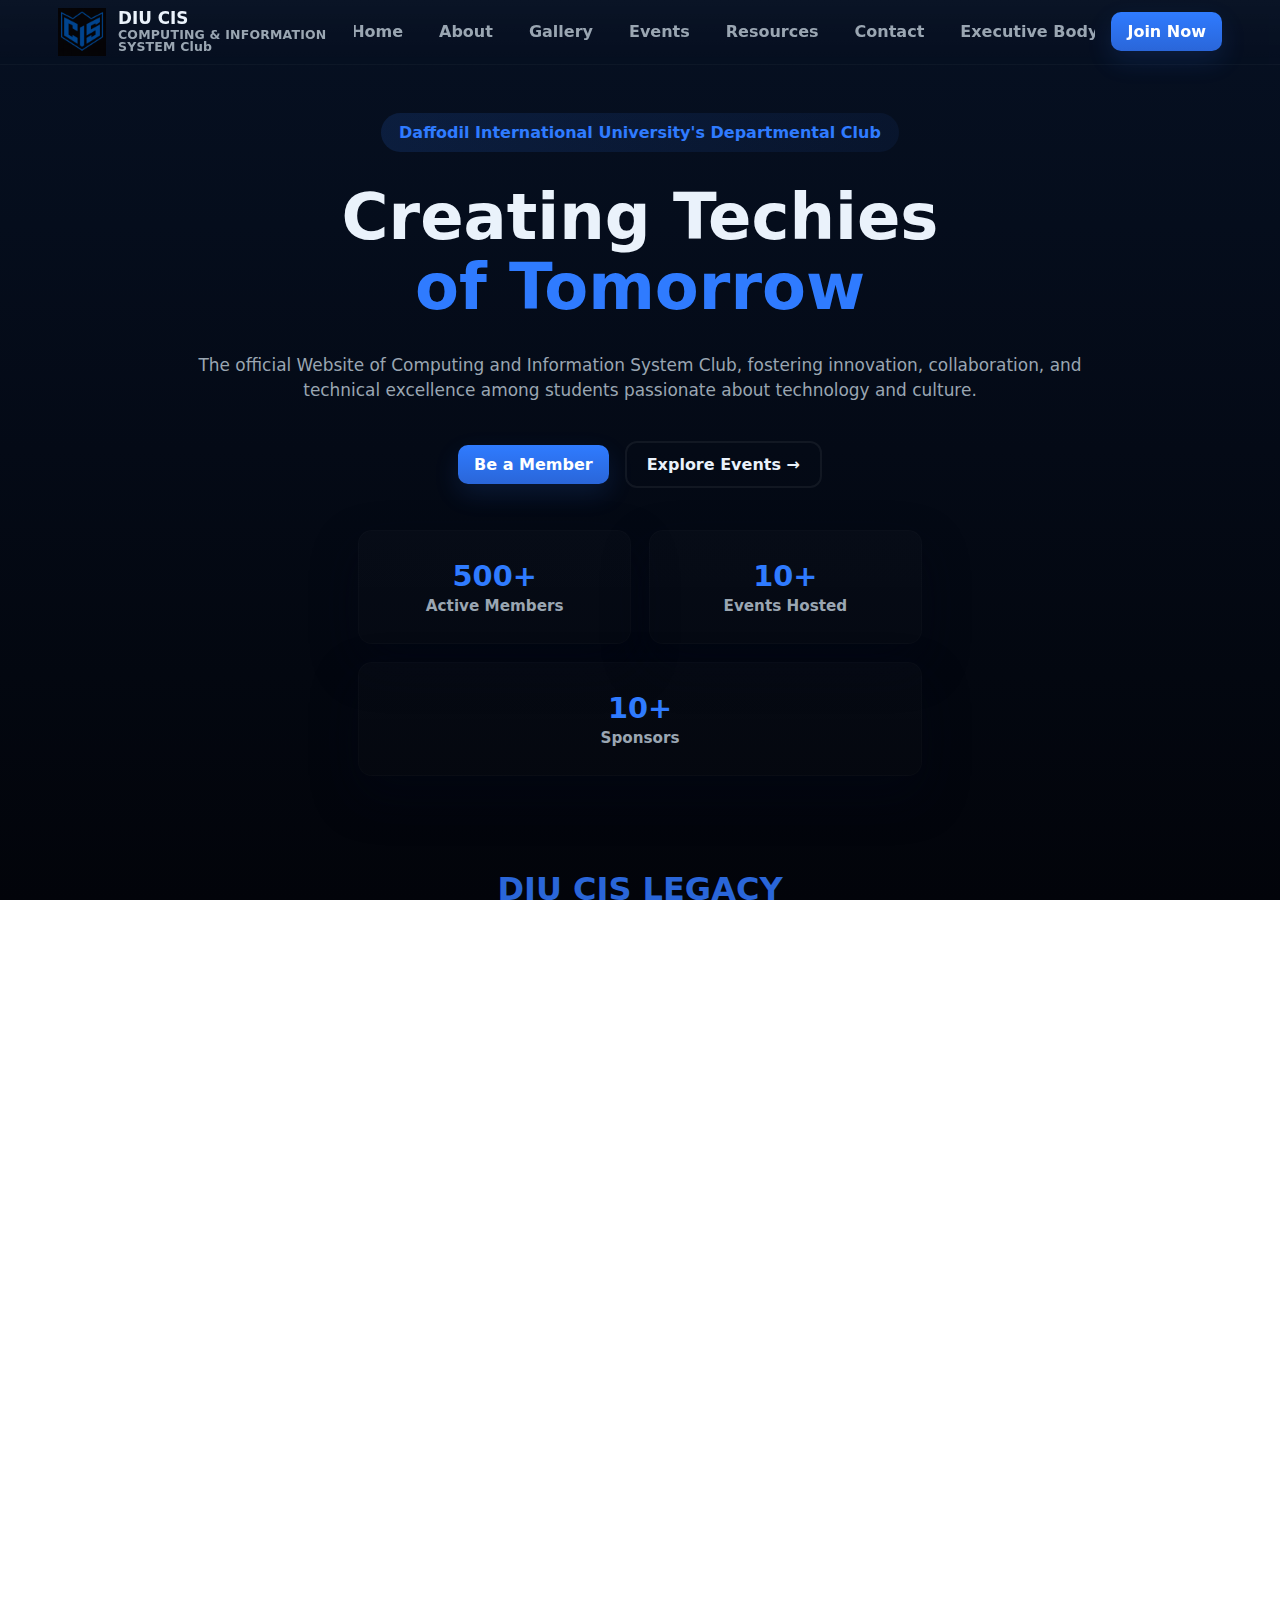
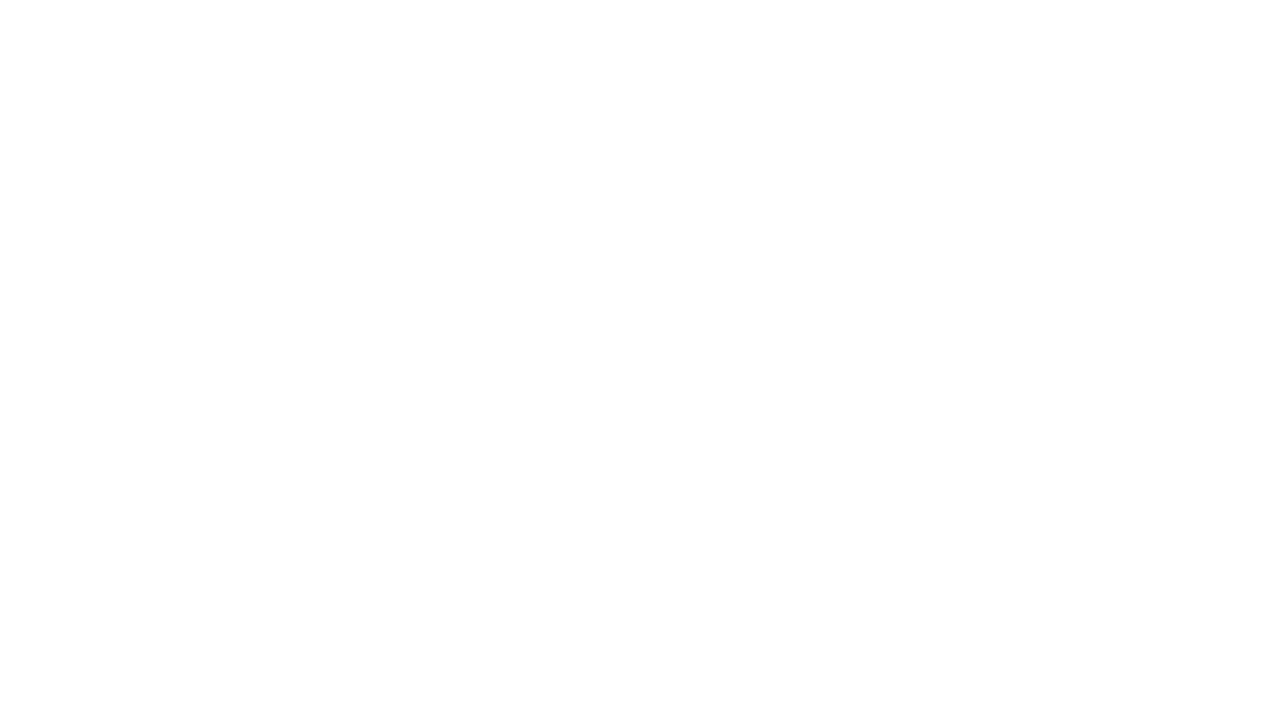
<file: index.html>
<!doctype html>
<html lang="en">
<head>
<meta charset="utf-8" />
<meta name="viewport" content="width=device-width,initial-scale=1" />
<title>DIU CIS-home</title>
<link rel="icon" href="image/logos/bluelog.png">
 
<link rel="stylesheet" href="style.css" />

<!-- CRITICAL FIX: Force navbar to be horizontal -->
<style>
/* Override any conflicting styles - force horizontal navbar */
.navbar {
  display: block !important;
  width: 100% !important;
}

.navbar .wrap,
.navbar .nav-wrapper,
.wrap.nav-wrapper {
  display: flex !important;
  flex-direction: row !important;
  align-items: center !important;
  justify-content: space-between !important;
  gap: 16px !important;
  width: 100% !important;
  flex-wrap: nowrap !important;
  max-width: 1200px;
  margin: 0 auto !important;
  padding: 0 18px !important;
}

.navbar .brand {
  display: flex !important;
  flex-direction: row !important;
  align-items: center !important;
  gap: 12px !important;
  flex-shrink: 0 !important;
  min-width: 0 !important;
  max-width: 280px !important;
}

.navbar .links {
  display: flex !important;
  flex-direction: row !important;
  align-items: center !important;
  gap: 12px !important;
  flex-grow: 1 !important;
  flex-shrink: 1 !important;
  justify-content: center !important;
  overflow-x: auto !important;
  min-width: 0 !important;
}

.navbar .links::-webkit-scrollbar {
  display: none;
}

.navbar .cta {
  display: flex !important;
  flex-shrink: 0 !important;
}

/* Responsive: hide nav links on small screens */
@media (max-width: 768px) {
  .navbar .links a:nth-child(n+5) {
    display: none;
  }
}

@media (max-width: 560px) {
  .navbar .links {
    display: none !important;
  }
  
  .navbar .brand .sub {
    display: none;
  }
  
  .navbar .brand {
    max-width: 60%;
  }
}
</style>

</head>
<body>


  <!-- Navbar -->
  <header class="navbar">
    <div class="wrap nav-wrapper">
      <a class="brand" href="home.html">
         <div class="logo" aria-hidden="true">
            <img src="image/logos/bluelog.png" alt="DIU CIS Logo" width="32" height="32">
</div>

        <div class="title">
          <span class="main">DIU CIS</span>
          <span class="sub">COMPUTING &amp; INFORMATION SYSTEM Club</span>
        </div>
      </a>

      <nav class="links" aria-label="Primary navigation">
        <a href="index.html">Home</a>
        <a href="about.html">About</a>
        <a href="gallery.html">Gallery</a>
        <a href="events.html">Events</a>
        <a href="resources.html">Resources</a>
        <a href="contact.html">Contact</a>
        <a href="Executives.html">Executive Body</a>
      </nav>

      <div class="cta">
        <a class="btn-primary" href="register.html">Join Now</a>
      </div>
    </div>
  </header>

  <main class="wrap">
    <!-- HERO -->
    <section class="hero" id="home" role="region" aria-label="Intro">
      <span class="badge">Daffodil International University's Departmental Club</span>
      <h1 class="title">Creating Techies<br><span class="blue">of Tomorrow</span></h1>
      <p class="lead">The official Website of Computing and Information System Club, fostering innovation, collaboration, and technical excellence among students passionate about technology and culture.</p>

      <div class="hero-cta">
        <a class="btn-primary" href="register.html">Be a Member</a>
        <a class="btn-outline" href="events.html">Explore Events →</a>
      </div>

      <div class="stats" role="list" aria-label="Club stats">
        <div class="stat" role="listitem"><strong>500+</strong><span>Active Members</span></div>
        <div class="stat" role="listitem"><strong>10+</strong><span>Events Hosted</span></div>
        <div class="stat" role="listitem"><strong>10+</strong><span>Sponsors</span></div>
      </div>
    </section>

    <!-- Slider section -->
    <!-- hidden targets (must be BEFORE the carousel so :target ~ .carousel-wrap works) -->
    <div class="targets" aria-hidden="true">
      <div id="s1"></div>
      <div id="s2"></div>
      <div id="s3"></div>
    </div>

    <section class="section" aria-label="DIU CIS Legacy">
      <div class="center-title">
        <h1 style="color: #2a66d9;">DIU CIS LEGACY</h1>
        <p>A look back at the creativity and passion that define our club's journey.</p>
        
      </div>

      <div class="carousel-wrap" aria-roledescription="carousel" aria-label="DIU CIS photo slider">
        <!-- Prev / Next anchors: each points to a target element which triggers :target rules -->
        <a class="nav-btn left" href="#s1" title="Go to slide 1" aria-label="Go to slide 1">‹</a>
        <a class="nav-btn right" href="#s2" title="Go to slide 2" aria-label="Go to slide 2">›</a>
        

        <div class="track">
          <div class="slide" aria-hidden="false">
            <div class="photo" style="background-image:url('image/events/aifest/aiscroll.jpg');" role="img" aria-label="Photo 1 - club event"></div>
          </div>
          <div class="slide" aria-hidden="true">
            <div class="photo" style="background-image:url('image/events/aifest/aifest.jpg');" role="img" aria-label="Photo 2 - workshop"></div>
          </div>
          <div class="slide" aria-hidden="true">
            <div class="photo" style="background-image:url('image/events/alumni/al1.jpg');" role="img" aria-label="Photo 3 - team"></div>
          </div>
        </div>

        
      </div>
    </section>

    <!-- Placeholder sections to make nav links meaningful -->
    <section id="about" style="padding:40px 0">
      <h2>About DIU CIS</h2>
      <p style="color:var(--muted);max-width:900px">DIU CIS (Computing &amp; Information System Club) is the departmental club of Daffodil International University, bringing together students who are excited about tech, culture, and teamwork. We run workshops, project nights, competitions and more.</p>
      <a class="btn-outline" href="about.html">LEARN MORE ABOUT US</a>
    </section>

    <section id="events" style="padding:36px 0">
      <h2>Events</h2>
      <a class="btn-outline" href="events.html">Explore Events →</a>
      <p style="color:var(--muted)">Explore our events page to see upcoming and past activities.</p>
    </section>


    <footer class="site-footer">
  <div class="container footer-grid">
    <!-- LEFT: brand, description, socials -->
    <div class="footer-brand">
      <div class="footer-logo" aria-hidden="true">
        <img src="image/logos/bluelog.png" alt="DIU CIS Logo" width="32" height="32">
      </div>

      <div class="footer-titles">
        <div class="footer-main">DIU CIS</div>
        <div class="footer-sub">COMPUTING &amp; INFORMATION SYSTEM Club</div>
      </div>

      <p class="footer-about">
        About CIS Club – Dedicated to fostering tech leadership and innovation among CIS students. Join our journey.
      </p>

      <div class="footer-socials" aria-label="DIU CIS social links">
        <a href="https://facebook.com" target="_blank" rel="noopener" class="social" aria-label="Facebook">
          <!-- facebook icon -->
          <svg width="18" height="18" viewBox="0 0 24 24" fill="none" aria-hidden="true">
            <path d="M22 12a10 10 0 1 0-11.5 9.9v-7h-2.2v-2.9h2.2V9.1c0-2.2 1.3-3.4 3.3-3.4.95 0 1.95.17 1.95.17v2.14h-1.1c-1.1 0-1.45.69-1.45 1.4v1.68h2.5l-.4 2.9h-2.1v7A10 10 0 0 0 22 12z" fill="currentColor" opacity="0.9"/>
          </svg>
        </a>

        <a href="mailto:contact@diucis.edu" class="social" aria-label="Email">
          <!-- mail icon -->
          <svg width="18" height="18" viewBox="0 0 24 24" fill="none" aria-hidden="true">
            <path d="M3 7.5v9A2.5 2.5 0 0 0 5.5 19h13A2.5 2.5 0 0 0 21 16.5v-9A2.5 2.5 0 0 0 18.5 5h-13A2.5 2.5 0 0 0 3 7.5z" stroke="currentColor" stroke-width="1" stroke-linecap="round" stroke-linejoin="round"/>
            <path d="M21 7.5l-9 6-9-6" stroke="currentColor" stroke-width="1" stroke-linecap="round" stroke-linejoin="round"/>
          </svg>
        </a>
      </div>
    </div>

    <!-- MIDDLE: quick links only -->
    <div class="footer-links">
      <h4>Quick Links</h4>
      <ul>
        <li><a href="index.html">Home</a></li>
        <li><a href="about.html">About</a></li>
        <li><a href="gallery.html">Gallery</a></li>
        <li><a href="events.html">Events</a></li>
        <li><a href="resources.html">Resources</a></li>
        <li><a href="join.html">Join Now</a></li>
        <li><a href="contact.html">Contact</a></li>
      </ul>
    </div>

    <!-- RIGHT: keep minimal (copyright) -->
    <div class="footer-right">
      <div class="footer-cta-quote">
        Empowering students through tech innovation.
      </div>

      <div class="footer-copyright">
        © 2025 DIU CIS Club – All Rights Reserved.
      </div>
    </div>
  </div>
</footer>



  </main>
</body>
</html>
</file>
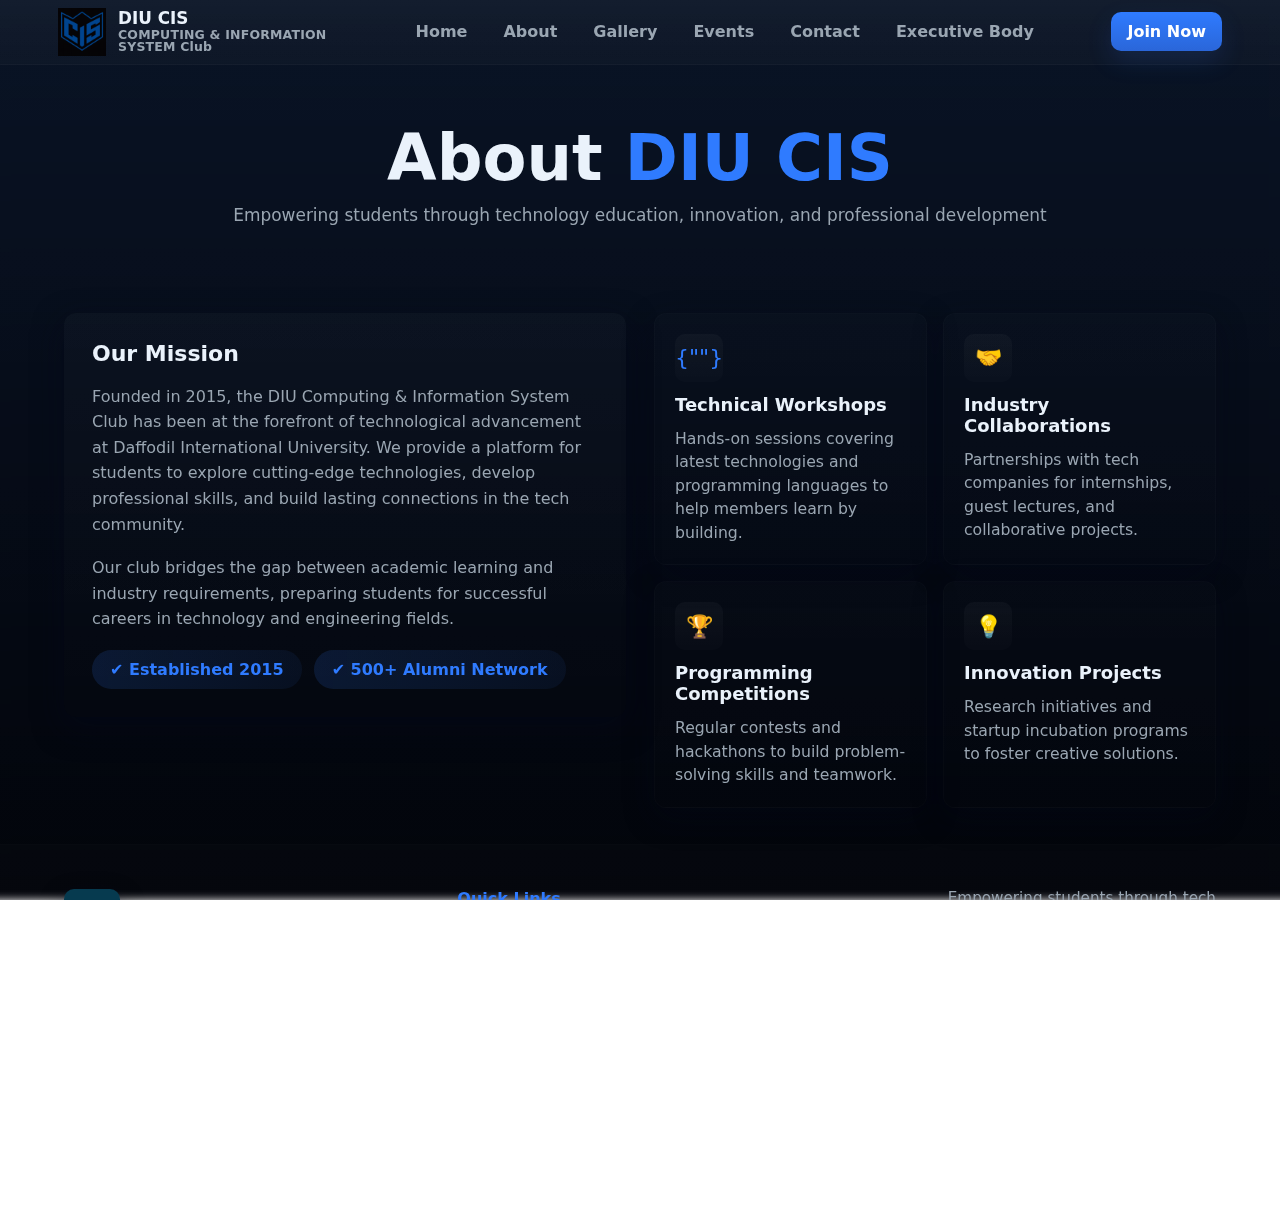
<file: about.html>
<!doctype html>
<html lang="en">
<head>
  <meta charset="utf-8" />
  <meta name="viewport" content="width=device-width,initial-scale=1" />
  <link rel="icon" href="image/logos/bluelog.png">
  <title>About DIU CIS</title>
  <link rel="stylesheet" href="style.css" />
  <style>
    .navbar {
  display: block !important;
  width: 100% !important;
}

.navbar .wrap,
.navbar .nav-wrapper,
.wrap.nav-wrapper {
  display: flex !important;
  flex-direction: row !important;
  align-items: center !important;
  justify-content: space-between !important;
  gap: 16px !important;
  width: 100% !important;
  flex-wrap: nowrap !important;
  max-width: 1200px;
  margin: 0 auto !important;
  padding: 0 18px !important;
}

.navbar .brand {
  display: flex !important;
  flex-direction: row !important;
  align-items: center !important;
  gap: 12px !important;
  flex-shrink: 0 !important;
  min-width: 0 !important;
  max-width: 280px !important;
}

.navbar .links {
  display: flex !important;
  flex-direction: row !important;
  align-items: center !important;
  gap: 12px !important;
  flex-grow: 1 !important;
  flex-shrink: 1 !important;
  justify-content: center !important;
  overflow-x: auto !important;
  min-width: 0 !important;
}

.navbar .links::-webkit-scrollbar {
  display: none;
}

.navbar .cta {
  display: flex !important;
  flex-shrink: 0 !important;
}

/* Responsive: hide nav links on small screens */
@media (max-width: 768px) {
  .navbar .links a:nth-child(n+5) {
    display: none;
  }
}

@media (max-width: 560px) {
  .navbar .links {
    display: none !important;
  }
  
  .navbar .brand .sub {
    display: none;
  }
  
  .navbar .brand {
    max-width: 60%;
  }
}
  </style>
  
    

</head>
<body>
  <!-- Header -->
  <header class="site-header">
  <!-- Navbar -->
  <header class="navbar">
    <div class="wrap" style="display:flex;align-items:center;justify-content:space-between;width:100%">
      <a class="brand" href="#">
         <div class="logo" aria-hidden="true">
            <img src="image/logos/bluelog.png" alt="DIU CIS Logo" width="32" height="32">
</div>

        <div class="title">
          <span class="main">DIU CIS</span>
          <span class="sub">COMPUTING &amp; INFORMATION SYSTEM Club</span>
        </div>
      </a>

      <nav class="links" aria-label="Primary navigation">
        <a href="index.html">Home</a>
        <a href="about.html">About</a>
        <a href="gallery.html">Gallery</a>
        <a href="events.html">Events</a>
        <a href="contact.html">Contact</a>
        <a href="Executives.html">Executive Body</a>
      </nav>

      <div class="cta">
        <a class="btn-primary" href="register.html">Join Now</a>
      </div>
    </div>
  </header>

  <!-- Hero / Page title -->
  <section class="hero">
    <div class="container">
      <h1 class="heading">About <span class="accent">DIU CIS</span></h1>
      <p class="sub">Empowering students through technology education, innovation, and professional development</p>
    </div>
  </section>

  <!-- Main -->
  <main class="container">
    <div class="grid">
      <!-- LEFT: Mission / text -->
      <div class="mission" role="region" aria-label="Our mission">
        <h2>Our Mission</h2>

        <p>
          Founded in 2015, the DIU Computing &amp; Information System Club has been at the forefront of technological advancement at Daffodil International University.
          We provide a platform for students to explore cutting-edge technologies, develop professional skills, and build lasting connections in the tech community.
        </p>

        <p>
          Our club bridges the gap between academic learning and industry requirements, preparing students for successful careers in technology and engineering fields.
        </p>

        <div class="badges" aria-hidden="true">
          <div class="badge">✔ Established 2015</div>
          <div class="badge">✔ 500+ Alumni Network</div>
        </div>
      </div>

      <!-- RIGHT: Cards -->
      <aside class="cards" role="complementary" aria-label="What we do">
        <div class="card">
          <div class="icon" aria-hidden="true">{"</>"}</div>
          <h3>Technical Workshops</h3>
          <p>Hands-on sessions covering latest technologies and programming languages to help members learn by building.</p>
        </div>

        <div class="card">
          <div class="icon" aria-hidden="true">🤝</div>
          <h3>Industry Collaborations</h3>
          <p>Partnerships with tech companies for internships, guest lectures, and collaborative projects.</p>
        </div>

        <div class="card large">
          <div class="icon" aria-hidden="true">🏆</div>
          <h3>Programming Competitions</h3>
          <p>Regular contests and hackathons to build problem-solving skills and teamwork.</p>
        </div>

        <div class="card large">
          <div class="icon" aria-hidden="true">💡</div>
          <h3>Innovation Projects</h3>
          <p>Research initiatives and startup incubation programs to foster creative solutions.</p>
        </div>
      </aside>
    </div>
  </main>

  <!-- Footer (simple) -->
   <footer class="site-footer">
  <div class="container footer-grid">
    <!-- LEFT: brand, description, socials -->
    <div class="footer-brand">
      <div class="footer-logo" aria-hidden="true">
        <img src="image/logos/bluelog.png" alt="DIU CIS Logo" width="32" height="32">
      </div>

      <div class="footer-titles">
        <div class="footer-main">DIU CIS</div>
        <div class="footer-sub">COMPUTING &amp; INFORMATION SYSTEM Club</div>
      </div>

      <p class="footer-about">
        About CIS Club — Dedicated to fostering tech leadership and innovation among CIS students. Join our journey.
      </p>

      <div class="footer-socials" aria-label="DIU CIS social links">
        <a href="https://facebook.com" target="_blank" rel="noopener" class="social" aria-label="Facebook">
          <!-- facebook icon -->
          <svg width="18" height="18" viewBox="0 0 24 24" fill="none" aria-hidden="true">
            <path d="M22 12a10 10 0 1 0-11.5 9.9v-7h-2.2v-2.9h2.2V9.1c0-2.2 1.3-3.4 3.3-3.4.95 0 1.95.17 1.95.17v2.14h-1.1c-1.1 0-1.45.69-1.45 1.4v1.68h2.5l-.4 2.9h-2.1v7A10 10 0 0 0 22 12z" fill="currentColor" opacity="0.9"/>
          </svg>
        </a>

        <a href="mailto:contact@diucis.edu" class="social" aria-label="Email">
          <!-- mail icon -->
          <svg width="18" height="18" viewBox="0 0 24 24" fill="none" aria-hidden="true">
            <path d="M3 7.5v9A2.5 2.5 0 0 0 5.5 19h13A2.5 2.5 0 0 0 21 16.5v-9A2.5 2.5 0 0 0 18.5 5h-13A2.5 2.5 0 0 0 3 7.5z" stroke="currentColor" stroke-width="1" stroke-linecap="round" stroke-linejoin="round"/>
            <path d="M21 7.5l-9 6-9-6" stroke="currentColor" stroke-width="1" stroke-linecap="round" stroke-linejoin="round"/>
          </svg>
        </a>
      </div>
    </div>

    <!-- MIDDLE: quick links only -->
    <div class="footer-links">
      <h4>Quick Links</h4>
      <ul>
        <li><a href="index.html">Home</a></li>
        <li><a href="about.html">About</a></li>
        <li><a href="gallery.html">Gallery</a></li>
        <li><a href="events.html">Events</a></li>
        <li><a href="join.html">Join Now</a></li>
        <li><a href="contact.html">Contact</a></li>
      </ul>
    </div>

    <!-- RIGHT: keep minimal (copyright) -->
    <div class="footer-right">
      <div class="footer-cta-quote">
        Empowering students through tech innovation.
      </div>

      <div class="footer-copyright">
        © 2025 DIU CIS Club — All Rights Reserved.
      </div>
    </div>
  </div>
</footer>
</body>
</html>
</file>
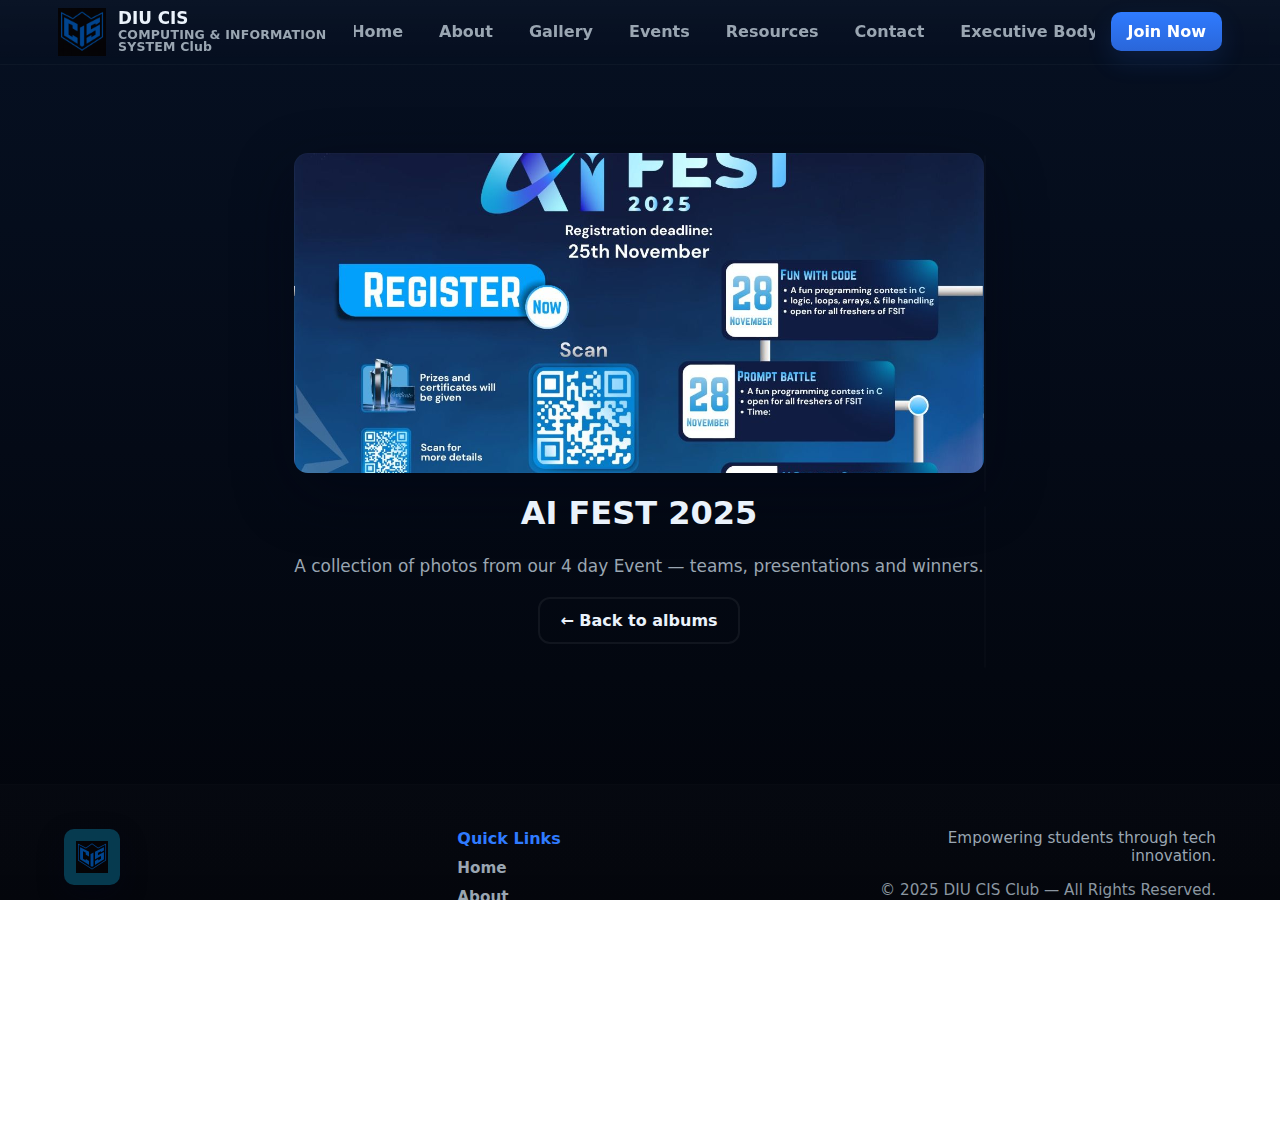
<file: Aifest.html>
<!doctype html>
<html lang="en">
<head>
  <meta charset="utf-8" />
  <meta name="viewport" content="width=device-width,initial-scale=1" />
  <title>Aifest — Gallery</title>
  <link rel="stylesheet" href="style.css">
  <link rel="icon" href="images/logos/bluelog.png" type="image/png">
   <style>
  
/* Override any conflicting styles - force horizontal navbar */
.navbar {
  display: block !important;
  width: 100% !important;
}

.navbar .wrap,
.navbar .nav-wrapper,
.wrap.nav-wrapper {
  display: flex !important;
  flex-direction: row !important;
  align-items: center !important;
  justify-content: space-between !important;
  gap: 16px !important;
  width: 100% !important;
  flex-wrap: nowrap !important;
  max-width: 1200px;
  margin: 0 auto !important;
  padding: 0 18px !important;
}

.navbar .brand {
  display: flex !important;
  flex-direction: row !important;
  align-items: center !important;
  gap: 12px !important;
  flex-shrink: 0 !important;
  min-width: 0 !important;
  max-width: 280px !important;
}

.navbar .links {
  display: flex !important;
  flex-direction: row !important;
  align-items: center !important;
  gap: 12px !important;
  flex-grow: 1 !important;
  flex-shrink: 1 !important;
  justify-content: center !important;
  overflow-x: auto !important;
  min-width: 0 !important;
}

.navbar .links::-webkit-scrollbar {
  display: none;
}

.navbar .cta {
  display: flex !important;
  flex-shrink: 0 !important;
}

/* Responsive: hide nav links on small screens */
@media (max-width: 768px) {
  .navbar .links a:nth-child(n+5) {
    display: none;
  }
}

@media (max-width: 560px) {
  .navbar .links {
    display: none !important;
  }
  
  .navbar .brand .sub {
    display: none;
  }
  
  .navbar .brand {
    max-width: 60%;
  }
}
  </style>
</head>
<body>

  <!-- Navbar (same) -->
  <header class="navbar">
    <div class="wrap" style="display:flex;align-items:center;justify-content:space-between;width:100%">
      <a class="brand" href="#">
         <div class="logo" aria-hidden="true">
            <img src="image/logos/bluelog.png" alt="DIU CIS Logo" width="32" height="32">
</div>

        <div class="title">
          <span class="main">DIU CIS</span>
          <span class="sub">COMPUTING &amp; INFORMATION SYSTEM Club</span>
        </div>
      </a>

      <nav class="links" aria-label="Primary navigation">
        <a href="index.html">Home</a>
        <a href="about.html">About</a>
        <a href="gallery.html">Gallery</a>
        <a href="events.html">Events</a>
        <a href="resources.html">Resources</a>
        <a href="contact.html">Contact</a>
        <a href="Executives.html">Executive Body</a>
      </nav>

      <div class="cta">
        <a class="btn-primary" href="register.html">Join Now</a>
      </div>
    </div>
  </header>

  <main class="wrap page-main">
    <section class="album-hero">
      <div class="album-cover" style="background-image:url('image/events/aifest/aifest.jpg')" role="img" aria-label="Hackathon 2024 cover"></div>
      <h1>AI FEST 2025</h1>
      <p class="lead">A collection of photos from our 4 day Event — teams, presentations and winners.</p>
      <p><a href="gallery.html" class="btn-outline">← Back to albums</a></p>
    </section>

    <section class="photos-grid" aria-label="Photos ">
      <!-- Each item links to the full-size image -->
      

      <a class="photo-item" href="image/events/ai fest/ai1.jpg">
        <div class="photo-thumb" style="background-image:url('image/events/aifest/ai1.jpg')" role="img" aria-label="Wo"></div>
      </a>

      <a class="photo-item" href="image/events/ai fest/ai2.jpg">
        <div class="photo-thumb" style="background-image:url('image/events/aifest/ai2.jpg')" role="img" aria-label="Pr"></div>
      </a>

      <a class="photo-item" href="image/events/ai fest/ai3.jpg">
        <div class="photo-thumb" style="background-image:url(image/events/aifest/ai5.jpg) ;" role="img" aria-label="Win"></div>
      </a>

      <!-- Add more photo items as needed -->
  </section>
  </main>

 <footer class="site-footer">
  <div class="container footer-grid">
    <!-- LEFT: brand, description, socials -->
    <div class="footer-brand">
      <div class="footer-logo" aria-hidden="true">
        <img src="image/logos/bluelog.png" alt="DIU CIS Logo" width="32" height="32">
      </div>

      <div class="footer-titles">
        <div class="footer-main">DIU CIS</div>
        <div class="footer-sub">COMPUTING &amp; INFORMATION SYSTEM Club</div>
      </div>

      <p class="footer-about">
        About CIS Club — Dedicated to fostering tech leadership and innovation among CIS students. Join our journey.
      </p>

      <div class="footer-socials" aria-label="DIU CIS social links">
        <a href="https://facebook.com" target="_blank" rel="noopener" class="social" aria-label="Facebook">
          <!-- facebook icon -->
          <svg width="18" height="18" viewBox="0 0 24 24" fill="none" aria-hidden="true">
            <path d="M22 12a10 10 0 1 0-11.5 9.9v-7h-2.2v-2.9h2.2V9.1c0-2.2 1.3-3.4 3.3-3.4.95 0 1.95.17 1.95.17v2.14h-1.1c-1.1 0-1.45.69-1.45 1.4v1.68h2.5l-.4 2.9h-2.1v7A10 10 0 0 0 22 12z" fill="currentColor" opacity="0.9"/>
          </svg>
        </a>

        <a href="mailto:contact@diucis.edu" class="social" aria-label="Email">
          <!-- mail icon -->
          <svg width="18" height="18" viewBox="0 0 24 24" fill="none" aria-hidden="true">
            <path d="M3 7.5v9A2.5 2.5 0 0 0 5.5 19h13A2.5 2.5 0 0 0 21 16.5v-9A2.5 2.5 0 0 0 18.5 5h-13A2.5 2.5 0 0 0 3 7.5z" stroke="currentColor" stroke-width="1" stroke-linecap="round" stroke-linejoin="round"/>
            <path d="M21 7.5l-9 6-9-6" stroke="currentColor" stroke-width="1" stroke-linecap="round" stroke-linejoin="round"/>
          </svg>
        </a>
      </div>
    </div>

    <!-- MIDDLE: quick links only -->
    <div class="footer-links">
      <h4>Quick Links</h4>
      <ul>
        <li><a href="index.html">Home</a></li>
        <li><a href="about.html">About</a></li>
        <li><a href="gallery.html">Gallery</a></li>
        <li><a href="events.html">Events</a></li>
        <li><a href="resources.html">Resources</a></li>
        <li><a href="join.html">Join Now</a></li>
        <li><a href="contact.html">Contact</a></li>
      </ul>
    </div>

    <!-- RIGHT: keep minimal (copyright) -->
    <div class="footer-right">
      <div class="footer-cta-quote">
        Empowering students through tech innovation.
      </div>

      <div class="footer-copyright">
        © 2025 DIU CIS Club — All Rights Reserved.
      </div>
    </div>
  </div>
</footer>

</body>
</html>
</file>
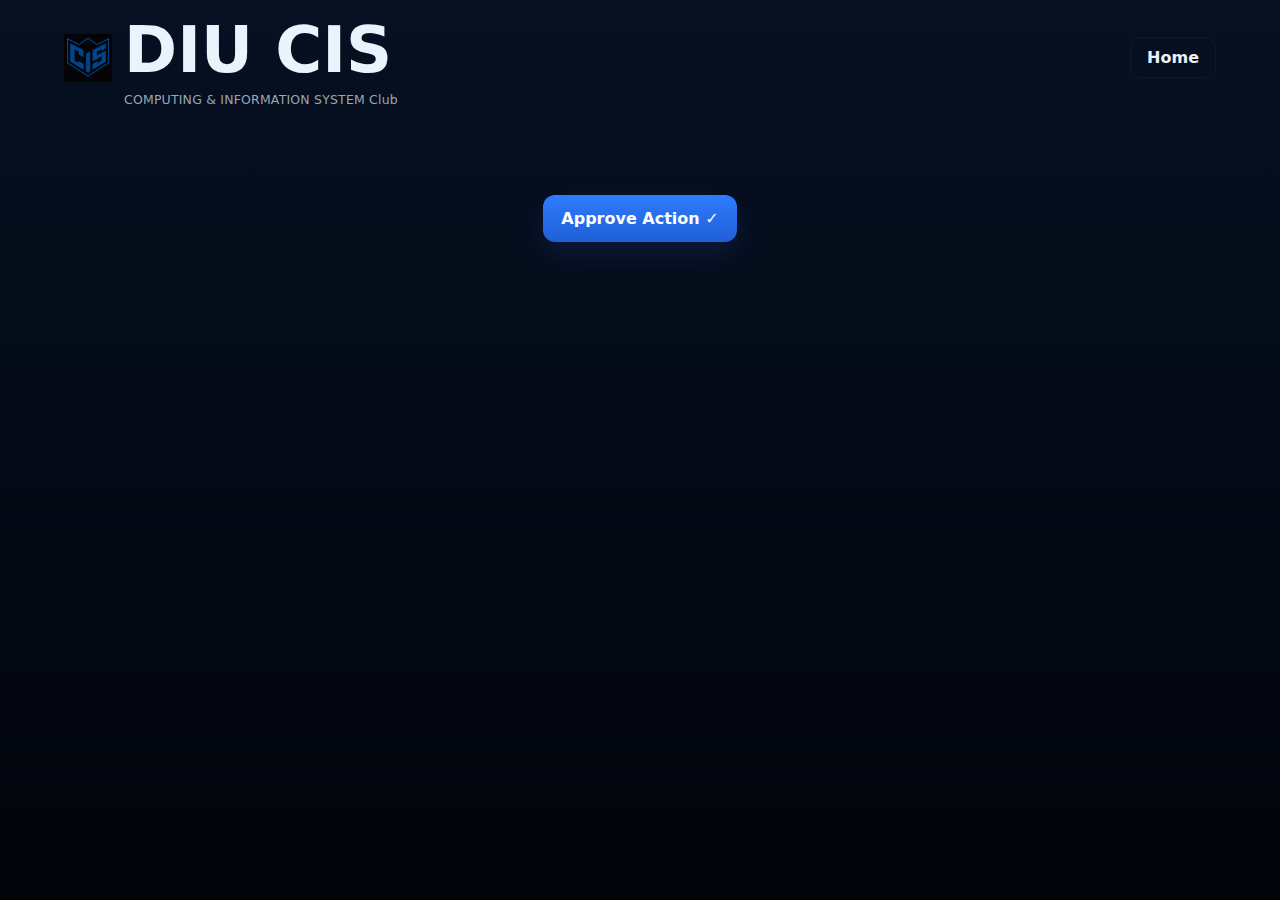
<file: approved.html>
<!doctype html>
<html lang="en">
<head>
<meta charset="utf-8"/>
<meta name="viewport" content="width=device-width,initial-scale=1"/>
<title>DIU CIS — Action Link</title>
<link rel="stylesheet" href="style.css">
<link rel="icon" href="image/logos/bluelog.png">
</head>
<body>
   <div class="wrap">
    <header class="topbar">
      <div class="brand">
        <div class="logo" aria-hidden="true"><img src="image/logos/bluelog.png" alt="DIU CIS Logo" width="32" height="32"></div>
         
        <div>
          <div class="title">DIU CIS</div>
          <div class="sub">COMPUTING &amp; INFORMATION SYSTEM Club</div>
        </div>
      </div>
      <nav aria-label="utility"><a class="btn" href="index.html">Home</a></nav>
    </header>

    <main="wrap ">
      <section class="action-area" aria-hidden="false">
        <!-- clicking this navigates to #approved and reveals the card -->
        <a class="action-link" href="#approved" role="button" aria-expanded="false">Approve Action ✓</a>
        <!-- also allow direct open by linking to this page with #approved -->
      </section>

      <!-- target anchor: when URL contains #approved this element becomes :target -->
      <a id="approved" tabindex="-1"></a>

      <!-- approval card (hidden until :target) -->
      <div class="approval-card" role="status" aria-live="polite" aria-hidden="true">
        <div class="tick" aria-hidden="true">✔</div>
        <h2>Approved</h2>
        <p>Your request has been approved successfully.</p>

        <div class="approval-actions">
          <a class="btn btn-primary" href="home.html">Go to Home</a>
          <!-- close returns to top (removes #approved) -->
          <a class="btn btn-close" href="#top">Close</a>
        </div>
      </div>
    </main>
  </div>
</body>
</html>
</file>
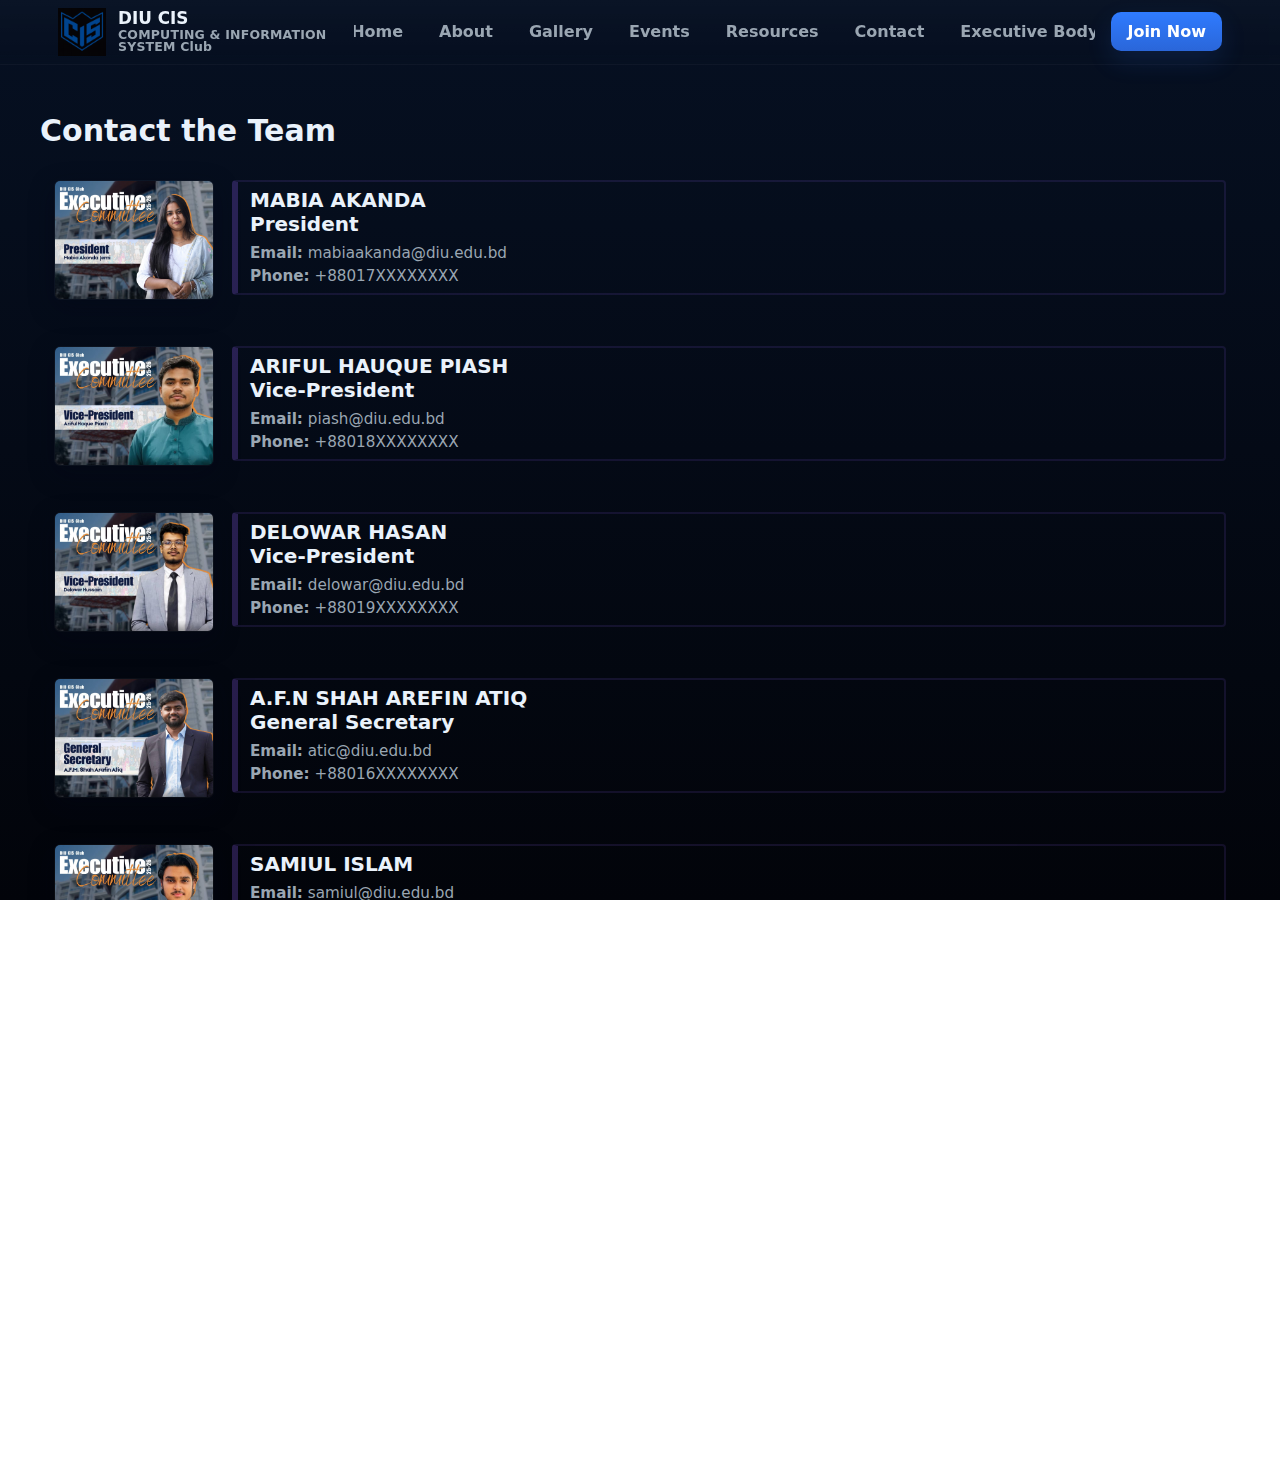
<file: contact.html>
<!doctype html>
<html lang="en">
<head>
  <meta charset="utf-8">
  <meta name="viewport" content="width=device-width,initial-scale=1">
  <title>Contact — DIU CIS</title>
  <link rel="stylesheet" href="style.css">
  <link rel="stylesheet" href="image/logos/bluelog.png" alt="DIU CIS Logo" width="32" height="32">
  <style>
    <style>
/* Override any conflicting styles - force horizontal navbar */
.navbar {
  display: block !important;
  width: 100% !important;
}

.navbar .wrap,
.navbar .nav-wrapper,
.wrap.nav-wrapper {
  display: flex !important;
  flex-direction: row !important;
  align-items: center !important;
  justify-content: space-between !important;
  gap: 16px !important;
  width: 100% !important;
  flex-wrap: nowrap !important;
  max-width: 1200px;
  margin: 0 auto !important;
  padding: 0 18px !important;
}

.navbar .brand {
  display: flex !important;
  flex-direction: row !important;
  align-items: center !important;
  gap: 12px !important;
  flex-shrink: 0 !important;
  min-width: 0 !important;
  max-width: 280px !important;
}

.navbar .links {
  display: flex !important;
  flex-direction: row !important;
  align-items: center !important;
  gap: 12px !important;
  flex-grow: 1 !important;
  flex-shrink: 1 !important;
  justify-content: center !important;
  overflow-x: auto !important;
  min-width: 0 !important;
}

.navbar .links::-webkit-scrollbar {
  display: none;
}

.navbar .cta {
  display: flex !important;
  flex-shrink: 0 !important;
}

/* Responsive: hide nav links on small screens */
@media (max-width: 768px) {
  .navbar .links a:nth-child(n+5) {
    display: none;
  }
}

@media (max-width: 560px) {
  .navbar .links {
    display: none !important;
  }
  
  .navbar .brand .sub {
    display: none;
  }
  
  .navbar .brand {
    max-width: 60%;
  }
}
</style>
    </style>
</head>
<body>

<header class="navbar">
    <div class="wrap nav-wrapper">
      <a class="brand" href="home.html">
         <div class="logo" aria-hidden="true">
            <img src="image/logos/bluelog.png" alt="DIU CIS Logo" width="32" height="32">
</div>

        <div class="title">
          <span class="main">DIU CIS</span>
          <span class="sub">COMPUTING &amp; INFORMATION SYSTEM Club</span>
        </div>
      </a>

      <nav class="links" aria-label="Primary navigation">
        <a href="index.html">Home</a>
        <a href="about.html">About</a>
        <a href="gallery.html">Gallery</a>
        <a href="events.html">Events</a>
        <a href="resources.html">Resources</a>
        <a href="contact.html">Contact</a>
        <a href="Executives.html">Executive Body</a>
      </nav>

      <div class="cta">
        <a class="btn-primary" href="register.html">Join Now</a>
      </div>
    </div>
  </header>

<main class="wrap simple-events">
  <h1 class="page-title">Contact the Team</h1>

  <!-- PERSON 1 -->
  <div class="event-row contact-row">
    <div class="event-thumb">
      <img src="image/executives/mabia.jpg" alt="">
    </div>
    <div class="event-content">
      <h2 class="event-title">MABIA AKANDA <br>President</h2>
      <p class="event-desc"><strong>Email:</strong> mabiaakanda@diu.edu.bd</p>
      <p class="event-desc"><strong>Phone:</strong> +88017XXXXXXXX</p>
    </div>
  </div>

  <!-- PERSON 2 -->
  <div class="event-row contact-row">
    <div class="event-thumb">
      <img src="image/executives/vp.jpg" alt="">
    </div>
    <div class="event-content">
      <h2 class="event-title">ARIFUL HAUQUE PIASH <br>Vice-President</h2>
      <p class="event-desc"><strong>Email:</strong> piash@diu.edu.bd</p>
      <p class="event-desc"><strong>Phone:</strong> +88018XXXXXXXX</p>
    </div>
  </div>

  <!-- PERSON 3 -->
  <div class="event-row contact-row">
    <div class="event-thumb">
      <img src="image/executives/vp3.jpg" alt="">
    </div>
    <div class="event-content">
      <h2 class="event-title">DELOWAR HASAN <br>Vice-President</h2>
      <p class="event-desc"><strong>Email:</strong> delowar@diu.edu.bd</p>
      <p class="event-desc"><strong>Phone:</strong> +88019XXXXXXXX</p>
    </div>
  </div>

  <!-- PERSON 4 -->
  <div class="event-row contact-row">
    <div class="event-thumb">
      <img src="image/executives/gs.jpg" alt="">
    </div>
    <div class="event-content">
      <h2 class="event-title">A.F.N SHAH AREFIN ATIQ <br> General Secretary</h2>
      <p class="event-desc"><strong>Email:</strong> atic@diu.edu.bd</p>
      <p class="event-desc"><strong>Phone:</strong> +88016XXXXXXXX</p>
    </div>
  </div>

  <!-- PERSON 5 -->
  <div class="event-row contact-row">
    <div class="event-thumb">
      <img src="image/executives/js2.jpg" alt="">
    </div>
    <div class="event-content">
      <h2 class="event-title">SAMIUL ISLAM</h2>
      <p class="event-desc"><strong>Email:</strong> samiul@diu.edu.bd</p>
      <p class="event-desc"><strong>Phone:</strong> +88015XXXXXXXX</p>
    </div>
  </div>

</main>

 <footer class="site-footer">
  <div class="container footer-grid">
    <!-- LEFT: brand, description, socials -->
    <div class="footer-brand">
      <div class="footer-logo" aria-hidden="true">
        <img src="image/logos/bluelog.png" alt="DIU CIS Logo" width="32" height="32">
      </div>

      <div class="footer-titles">
        <div class="footer-main">DIU CIS</div>
        <div class="footer-sub">COMPUTING &amp; INFORMATION SYSTEM Club</div>
      </div>

      <p class="footer-about">
        About CIS Club — Dedicated to fostering tech leadership and innovation among CIS students. Join our journey.
      </p>

      <div class="footer-socials" aria-label="DIU CIS social links">
        <a href="https://facebook.com" target="_blank" rel="noopener" class="social" aria-label="Facebook">
          <!-- facebook icon -->
          <svg width="18" height="18" viewBox="0 0 24 24" fill="none" aria-hidden="true">
            <path d="M22 12a10 10 0 1 0-11.5 9.9v-7h-2.2v-2.9h2.2V9.1c0-2.2 1.3-3.4 3.3-3.4.95 0 1.95.17 1.95.17v2.14h-1.1c-1.1 0-1.45.69-1.45 1.4v1.68h2.5l-.4 2.9h-2.1v7A10 10 0 0 0 22 12z" fill="currentColor" opacity="0.9"/>
          </svg>
        </a>

        <a href="mailto:contact@diucis.edu" class="social" aria-label="Email">
          <!-- mail icon -->
          <svg width="18" height="18" viewBox="0 0 24 24" fill="none" aria-hidden="true">
            <path d="M3 7.5v9A2.5 2.5 0 0 0 5.5 19h13A2.5 2.5 0 0 0 21 16.5v-9A2.5 2.5 0 0 0 18.5 5h-13A2.5 2.5 0 0 0 3 7.5z" stroke="currentColor" stroke-width="1" stroke-linecap="round" stroke-linejoin="round"/>
            <path d="M21 7.5l-9 6-9-6" stroke="currentColor" stroke-width="1" stroke-linecap="round" stroke-linejoin="round"/>
          </svg>
        </a>
      </div>
    </div>

    <!-- MIDDLE: quick links only -->
    <div class="footer-links">
      <h4>Quick Links</h4>
      <ul>
        <li><a href="index.html">Home</a></li>
        <li><a href="about.html">About</a></li>
        <li><a href="gallery.html">Gallery</a></li>
        <li><a href="events.html">Events</a></li>
        <li><a href="resources.html">Resources</a></li>
        <li><a href="join.html">Join Now</a></li>
        <li><a href="contact.html">Contact</a></li>
      </ul>
    </div>

    <!-- RIGHT: keep minimal (copyright) -->
    <div class="footer-right">
      <div class="footer-cta-quote">
        Empowering students through tech innovation.
      </div>

      <div class="footer-copyright">
        © 2025 DIU CIS Club — All Rights Reserved.
      </div>
    </div>
  </div>
</footer>


</body>
</html>
</file>
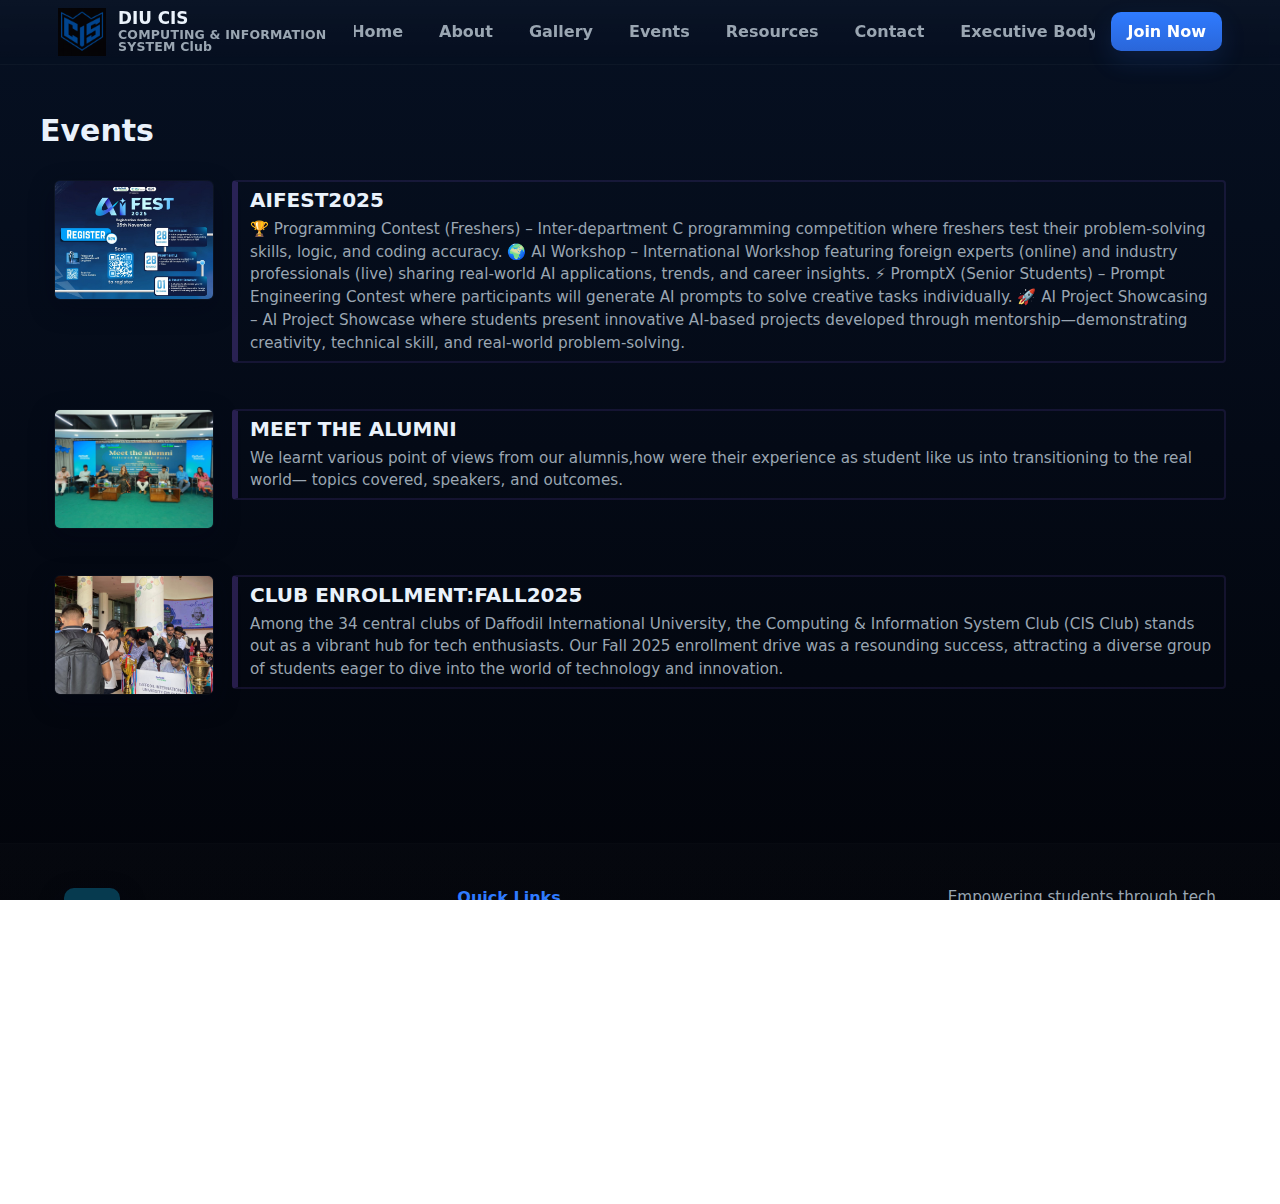
<file: events.html>
<!doctype html>
<html lang="en">
<head>
  <meta charset="utf-8" />
  <meta name="viewport" content="width=device-width,initial-scale=1" />
  <title>Events — DIU CIS</title>
  <link rel="stylesheet" href="image/logos/bluelog.png" alt="DIU CIS Logo" width="32" height="32">
  <link rel="stylesheet" href="style.css">
  <style>
    <style>
/* Override any conflicting styles - force horizontal navbar */
.navbar {
  display: block !important;
  width: 100% !important;
}

.navbar .wrap,
.navbar .nav-wrapper,
.wrap.nav-wrapper {
  display: flex !important;
  flex-direction: row !important;
  align-items: center !important;
  justify-content: space-between !important;
  gap: 16px !important;
  width: 100% !important;
  flex-wrap: nowrap !important;
  max-width: 1200px;
  margin: 0 auto !important;
  padding: 0 18px !important;
}

.navbar .brand {
  display: flex !important;
  flex-direction: row !important;
  align-items: center !important;
  gap: 12px !important;
  flex-shrink: 0 !important;
  min-width: 0 !important;
  max-width: 280px !important;
}

.navbar .links {
  display: flex !important;
  flex-direction: row !important;
  align-items: center !important;
  gap: 12px !important;
  flex-grow: 1 !important;
  flex-shrink: 1 !important;
  justify-content: center !important;
  overflow-x: auto !important;
  min-width: 0 !important;
}

.navbar .links::-webkit-scrollbar {
  display: none;
}

.navbar .cta {
  display: flex !important;
  flex-shrink: 0 !important;
}

/* Responsive: hide nav links on small screens */
@media (max-width: 768px) {
  .navbar .links a:nth-child(n+5) {
    display: none;
  }
}

@media (max-width: 560px) {
  .navbar .links {
    display: none !important;
  }
  
  .navbar .brand .sub {
    display: none;
  }
  
  .navbar .brand {
    max-width: 60%;
  }
}
</style>
  </style>
</head>
<body>

  <!-- Nav (use your existing header structure if you prefer) -->
 <header class="navbar">
    <div class="wrap nav-wrapper">
      <a class="brand" href="home.html">
         <div class="logo" aria-hidden="true">
            <img src="image/logos/bluelog.png" alt="DIU CIS Logo" width="32" height="32">
</div>

        <div class="title">
          <span class="main">DIU CIS</span>
          <span class="sub">COMPUTING &amp; INFORMATION SYSTEM Club</span>
        </div>
      </a>

      <nav class="links" aria-label="Primary navigation">
        <a href="index.html">Home</a>
        <a href="about.html">About</a>
        <a href="gallery.html">Gallery</a>
        <a href="events.html">Events</a>
        <a href="resources.html">Resources</a>
        <a href="contact.html">Contact</a>
        <a href="Executives.html">Executive Body</a>
      </nav>

      <div class="cta">
        <a class="btn-primary" href="register.html">Join Now</a>
      </div>
    </div>
  </header>

  <main class="wrap simple-events">
    <h1 class="page-title">Events</h1>

    <!-- EVENT ROW 1 -->
    <a class="event-row" href="">
      <div class="event-thumb">
        <img src="image/events/aifest/aifest.jpg" alt="AI fest">
      </div>
      <div class="event-content">
        <h2 class="event-title">AIFEST2025</h2>
        <p class="event-desc">
          🏆 Programming Contest (Freshers) – Inter-department C programming competition where freshers test their problem-solving skills, logic, and coding accuracy.

🌍 AI Workshop –  International Workshop featuring foreign experts (online) and industry professionals (live) sharing real-world AI applications, trends, and career insights.

⚡ PromptX (Senior Students) –  Prompt Engineering Contest where participants will generate AI prompts to solve creative tasks individually.

🚀 AI Project Showcasing –  AI Project Showcase where students present innovative AI-based projects developed through mentorship—demonstrating creativity, technical skill, and real-world problem-solving.
        </p>
      </div>
    </a>

    <!-- EVENT ROW 2 -->
    <a class="event-row" href="">
      <div class="event-thumb">
        <img src="image/events/alumni/al1.jpg" alt="meet the alumni">
      </div>
      <div class="event-content">
        <h2 class="event-title">MEET THE ALUMNI</h2>
        <p class="event-desc">
          We learnt various point of views from our alumnis,how were their experience as student like us into transitioning to the real world— topics covered, speakers, and outcomes.
        </p>
      </div>
    </a>

    <!-- EVENT ROW 3 -->
    <a class="event-row" href="">
      <div class="event-thumb">
        <img src="image/events/club enrollment/ce4.jpg" alt="club enrollment">
      </div>
      <div class="event-content">
        <h2 class="event-title">CLUB ENROLLMENT:FALL2025</h2>
        <p class="event-desc">
          Among the 34 central clubs of Daffodil International University, the Computing & Information System Club (CIS Club) stands out as a vibrant hub for tech enthusiasts. Our Fall 2025 enrollment drive was a resounding success, attracting a diverse group of students eager to dive into the world of technology and innovation.
        </p>
      </div>
    </a>

    <!-- Add more rows by copying one of the above blocks -->
  </main>

  <footer class="site-footer">
  <div class="container footer-grid">
    <!-- LEFT: brand, description, socials -->
    <div class="footer-brand">
      <div class="footer-logo" aria-hidden="true">
        <img src="image/logos/bluelog.png" alt="DIU CIS Logo" width="32" height="32">
      </div>

      <div class="footer-titles">
        <div class="footer-main">DIU CIS</div>
        <div class="footer-sub">COMPUTING &amp; INFORMATION SYSTEM Club</div>
      </div>

      <p class="footer-about">
        About CIS Club — Dedicated to fostering tech leadership and innovation among CIS students. Join our journey.
      </p>

      <div class="footer-socials" aria-label="DIU CIS social links">
        <a href="https://facebook.com" target="_blank" rel="noopener" class="social" aria-label="Facebook">
          <!-- facebook icon -->
          <svg width="18" height="18" viewBox="0 0 24 24" fill="none" aria-hidden="true">
            <path d="M22 12a10 10 0 1 0-11.5 9.9v-7h-2.2v-2.9h2.2V9.1c0-2.2 1.3-3.4 3.3-3.4.95 0 1.95.17 1.95.17v2.14h-1.1c-1.1 0-1.45.69-1.45 1.4v1.68h2.5l-.4 2.9h-2.1v7A10 10 0 0 0 22 12z" fill="currentColor" opacity="0.9"/>
          </svg>
        </a>

        <a href="mailto:contact@diucis.edu" class="social" aria-label="Email">
          <!-- mail icon -->
          <svg width="18" height="18" viewBox="0 0 24 24" fill="none" aria-hidden="true">
            <path d="M3 7.5v9A2.5 2.5 0 0 0 5.5 19h13A2.5 2.5 0 0 0 21 16.5v-9A2.5 2.5 0 0 0 18.5 5h-13A2.5 2.5 0 0 0 3 7.5z" stroke="currentColor" stroke-width="1" stroke-linecap="round" stroke-linejoin="round"/>
            <path d="M21 7.5l-9 6-9-6" stroke="currentColor" stroke-width="1" stroke-linecap="round" stroke-linejoin="round"/>
          </svg>
        </a>
      </div>
    </div>

    <!-- MIDDLE: quick links only -->
    <div class="footer-links">
      <h4>Quick Links</h4>
      <ul>
        <li><a href="index.html">Home</a></li>
        <li><a href="about.html">About</a></li>
        <li><a href="gallery.html">Gallery</a></li>
        <li><a href="events.html">Events</a></li>
        <li><a href="resources.html">Resources</a></li>
        <li><a href="join.html">Join Now</a></li>
        <li><a href="contact.html">Contact</a></li>
      </ul>
    </div>

    <!-- RIGHT: keep minimal (copyright) -->
    <div class="footer-right">
      <div class="footer-cta-quote">
        Empowering students through tech innovation.
      </div>

      <div class="footer-copyright">
        © 2025 DIU CIS Club — All Rights Reserved.
      </div>
    </div>
  </div>
</footer>


</body>
</html>
</file>
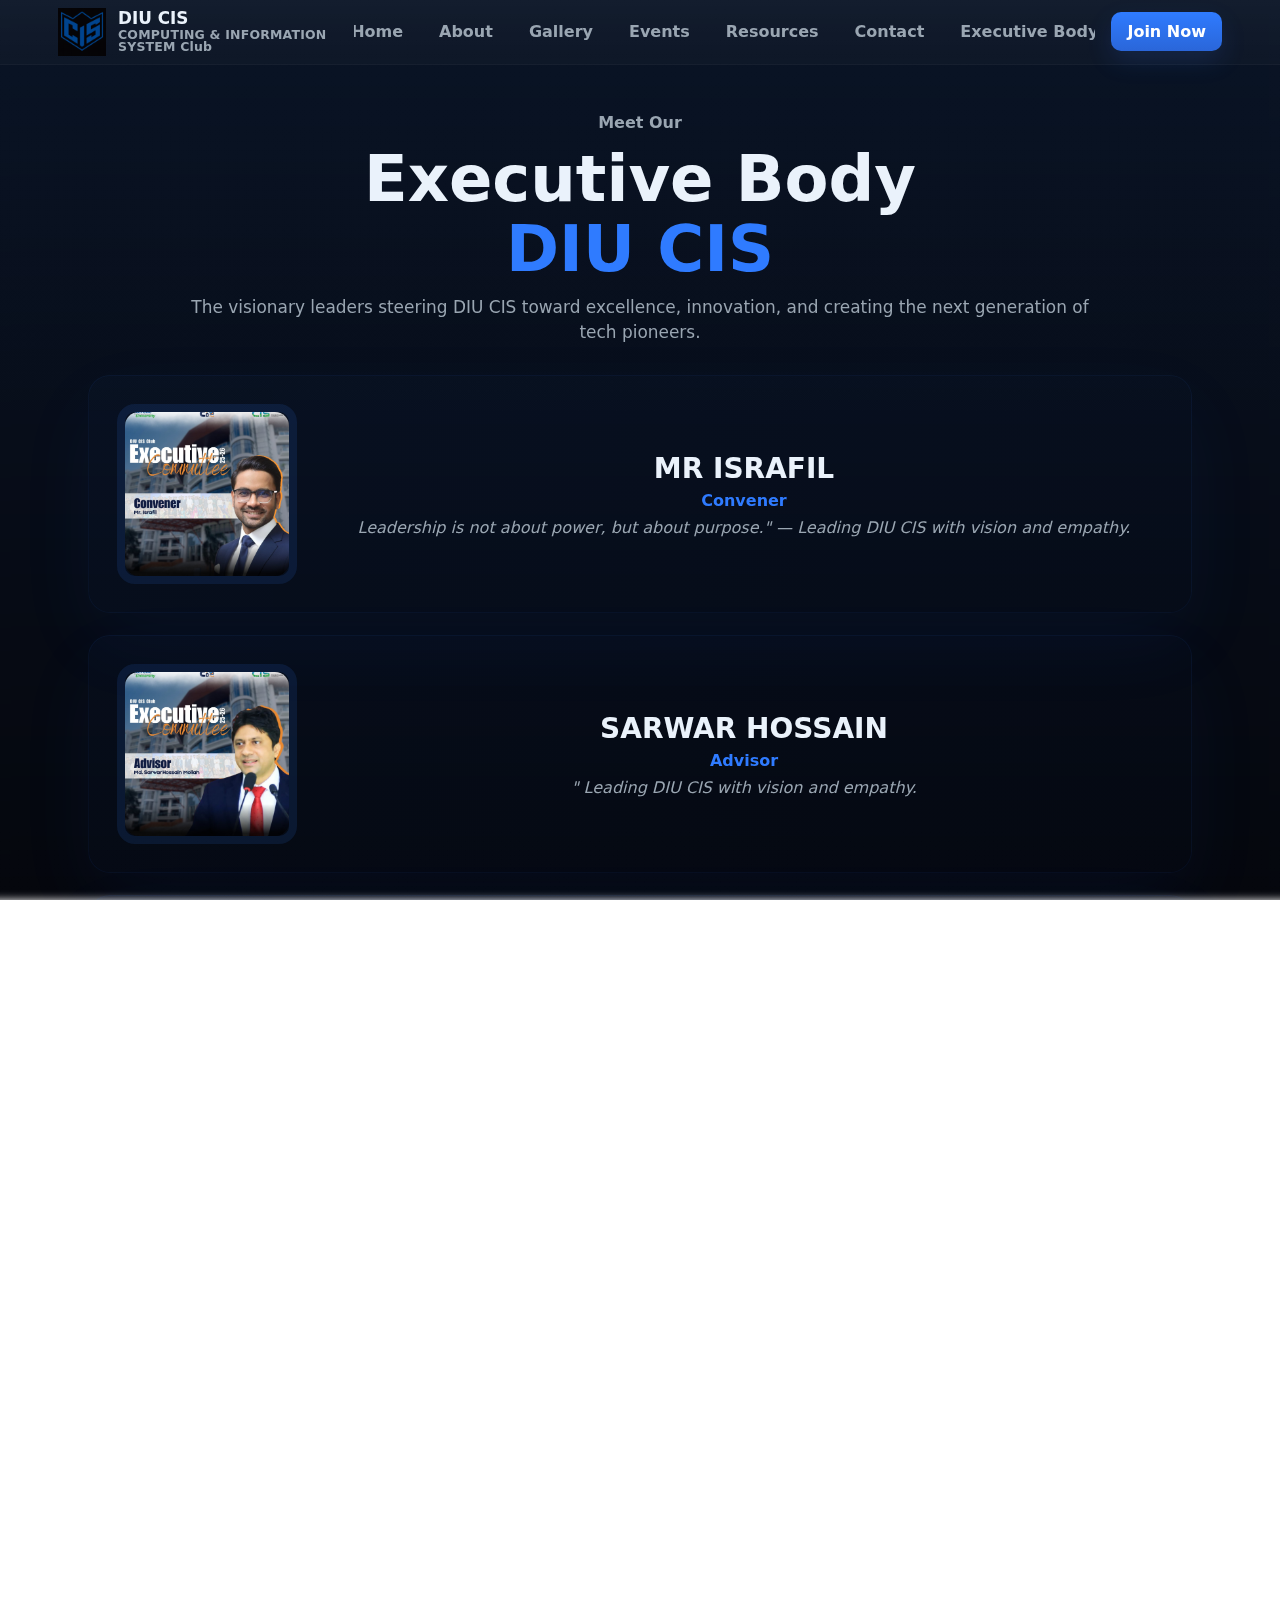
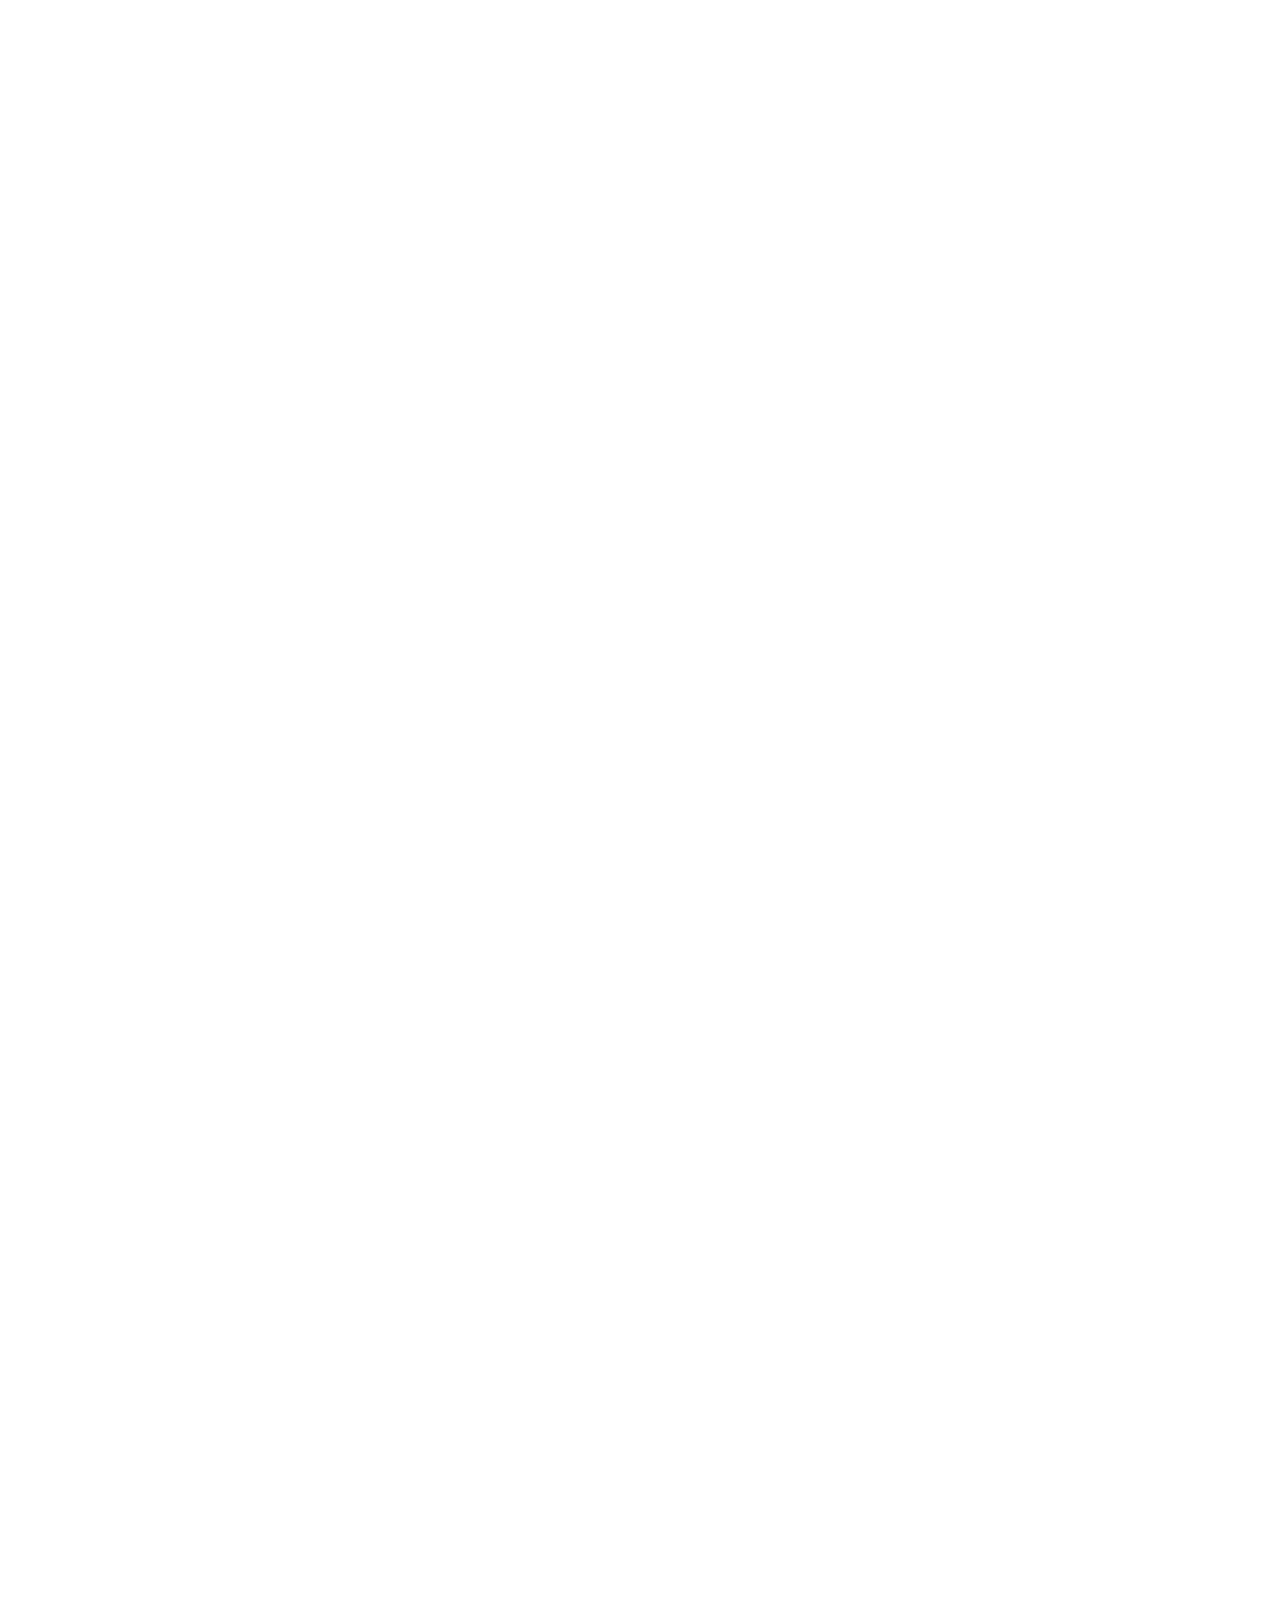
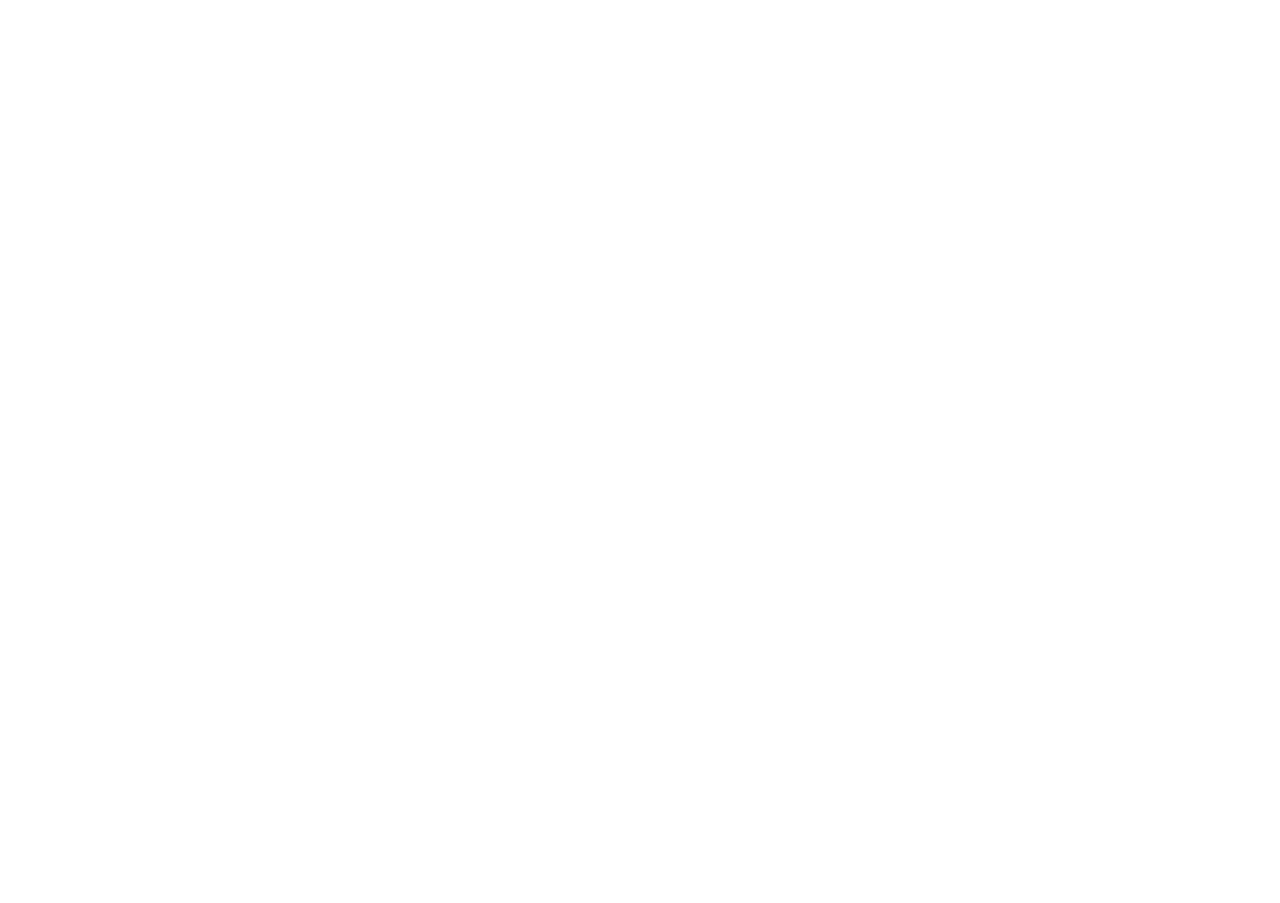
<file: Executives.html>
<!doctype html>
<html lang="en">
<head>
<meta charset="utf-8" />
<meta name="viewport" content="width=device-width,initial-scale=1" />
<title>About — DIU CIS (Executive Body)</title>
<link rel="icon" href="bluelog.png">
<link rel="stylesheet" href="style.css" />
<style>
    .navbar {
  display: block !important;
  width: 100% !important;
}

.navbar .wrap,
.navbar .nav-wrapper,
.wrap.nav-wrapper {
  display: flex !important;
  flex-direction: row !important;
  align-items: center !important;
  justify-content: space-between !important;
  gap: 16px !important;
  width: 100% !important;
  flex-wrap: nowrap !important;
  max-width: 1200px;
  margin: 0 auto !important;
  padding: 0 18px !important;
}

.navbar .brand {
  display: flex !important;
  flex-direction: row !important;
  align-items: center !important;
  gap: 12px !important;
  flex-shrink: 0 !important;
  min-width: 0 !important;
  max-width: 280px !important;
}

.navbar .links {
  display: flex !important;
  flex-direction: row !important;
  align-items: center !important;
  gap: 12px !important;
  flex-grow: 1 !important;
  flex-shrink: 1 !important;
  justify-content: center !important;
  overflow-x: auto !important;
  min-width: 0 !important;
}

.navbar .links::-webkit-scrollbar {
  display: none;
}

.navbar .cta {
  display: flex !important;
  flex-shrink: 0 !important;
}

/* Responsive: hide nav links on small screens */
@media (max-width: 768px) {
  .navbar .links a:nth-child(n+5) {
    display: none;
  }
}

@media (max-width: 560px) {
  .navbar .links {
    display: none !important;
  }
  
  .navbar .brand .sub {
    display: none;
  }
  
  .navbar .brand {
    max-width: 60%;
  }
}
  </style>
  
</head>
<body>

  <!-- Header -->
  <!-- Header -->
  <header class="site-header">
  <!-- Navbar -->
  <header class="navbar">
    <div class="wrap" style="display:flex;align-items:center;justify-content:space-between;width:100%">
      <a class="brand" href="#">
         <div class="logo" aria-hidden="true">
            <img src="image/logos/bluelog.png" alt="DIU CIS Logo" width="32" height="32">
</div>

        <div class="title">
          <span class="main">DIU CIS</span>
          <span class="sub">COMPUTING &amp; INFORMATION SYSTEM Club</span>
        </div>
      </a>

      <nav class="links" aria-label="Primary navigation">
        <a href="index.html">Home</a>
        <a href="about.html">About</a>
        <a href="gallery.html">Gallery</a>
        <a href="events.html">Events</a>
        <a href="resources.html">Resources</a>
        <a href="contact.html">Contact</a>
        <a href="Executives.html">Executive Body</a>
      </nav>

      <div class="cta">
        <a class="btn-primary" href="register.html">Join Now</a>
      </div>
    </div>
  </header>

  <!-- Hero -->
  <section class="hero">
    <div class="container">
      <div class="kicker">Meet Our</div>
      <h1>Executive Body<br /><span class="accent">DIU CIS</span></h1>
      <p>The visionary leaders steering DIU CIS toward excellence, innovation, and creating the next generation of tech pioneers.</p>

     

  <!-- Executive body grid -->


    

  <section class="exec-section">
    <div class="container">
      <div class="exec-grid">

        <!-- optional spotlight (one large featured member) -->
        <article class="spotlight" aria-label="Featured executive">
          <div class="spot-photo"><img src="image/executives/israfil.jpg" alt="Featured member photo"></div>
          <div class="spot-info">
            <h2>MR ISRAFIL</MR></h2>
            <div class="role">Convener</div>
            <div class="blurb">Leadership is not about power, but about purpose." — Leading DIU CIS with vision and empathy.</div>
          </div>
        </article>
        <article class="spotlight" aria-label="Featured executive">
          <div class="spot-photo"><img src="image/executives/head.jpg" alt="Featured member photo"></div>
          <div class="spot-info">
            <h2>SARWAR HOSSAIN</h2>
            <div class="role">Advisor</div>
            <div class="blurb">" Leading DIU CIS with vision and empathy.</div>
          </div>
        </article>
        <article class="spotlight" aria-label="Featured executive">
          <div class="spot-photo"><img src="image/executives/mehedi.jpg" alt="Featured member photo"></div>
          <div class="spot-info">
            <h2>Md hehedi Hasan</h2>
            <div class="role">Advisor</div>
            <div class="blurb">DS</div>
          </div>
        </article>
        <article class="spotlight" aria-label="Featured executive">
          <div class="spot-photo"><img src="image/executives/tamanna.jpg" alt="Featured member photo"></div>
          <div class="spot-info">
            <h2>Tamanna Akhter</h2>
            <div class="role">Co-convener</div>
            <div class="blurb">English</div>
          </div>
        </article>
        <article class="spotlight" aria-label="Featured executive">
          <div class="spot-photo"><img src="image/executives/mabia.jpg" alt="Featured member photo"></div>
          <div class="spot-info">
            <h2>Mabia Akanda</h2>
            <div class="role">President</div>
            <div class="blurb">"Leadership is not about power, but about purpose." — Leading DIU CIS with vision and empathy.</div>
          </div>
        </article>

        <!-- MEMBER SLOTS: 32 placeholders.
             Replace src, alt, name, role, quote and links for each member.
             Files expected: assets/members/member1.jpg ... member32.jpg  -->
        <!-- Slot 2 -->
        <article class="member-card" role="article" aria-label="Executive member">
          <div class="member-photo"><img src="image/executives/vp.jpg" alt="Member photo"></div>
          <div class="member-body">
            <div class="member-name">Ariful Hauque Piash</div>
            <div class="member-role">Vice President</div>
            <div class="member-quote">"Strong and Bold"</div>
            <div class="member-actions" aria-hidden="false">
             
            </div>
          </div>
        </article>

        <!-- Slot 3 -->
        <article class="member-card"><div class="member-photo"><img src="image/executives/ritu.jpg" alt="Member photo"></div>
          <div class="member-body">
            <div class="member-name">Sinthiah Islam Ritu</div>
            <div class="member-role">Vice-President</div>
            <div class="member-quote">"Spread your wings"</div>
            <div class="member-actions">
              
            </div>
          </div>
        </article>

        <!-- Slot 4 -->
        <article class="member-card"><div class="member-photo"><img src="image/executives/vp3.jpg" alt="Member photo"></div>
          <div class="member-body">
            <div class="member-name">Delowar hussain</div>
            <div class="member-role">Vice-President</div>
            <div class="member-quote">"Think big"</div>
            <div class="member-actions">
              
            </div>
          </div>
        </article>

        <!-- Slots 5 through 32 (placeholders) -->
        <!-- You can copy/paste and update names/roles/quotes/links as needed -->
        <!-- For brevity, these are generated with minimal content. Replace images and text. -->
        <!-- Slot 5 -->
        <article class="member-card"><div class="member-photo"><img src="image/executives/gs.jpg" alt="Member photo"></div>
          <div class="member-body"><div class="member-name">A.F.M. Shah Arefin Atiq</div><div class="member-role">General secretary</div><div class="member-quote">"Joy Bangla"</div><div class="member-actions"><svg width="18" height="18"></svg></a></div></div></article>

        <!-- Slot 6 -->
        <article class="member-card"><div class="member-photo"><img src="image/executives/js.jpg" alt="Member photo"></div>
          <div class="member-body"><div class="member-name">Samiul Hauque</div><div class="member-role">Joint-Secretary</div><div class="member-quote">"BJP"</div><div class="member-actions"><svg width="18" height="18"></svg></a></div></div></article>

        <!-- Slot 7 -->
        <article class="member-card"><div class="member-photo"><img src="image/executives/js2.jpg" alt="Member photo"></div>
          <div class="member-body"><div class="member-name">MD.Samiul Islam</div><div class="member-role">Joint-Secretary</div><div class="member-quote">"Sleep, Eat, Repeat"</div><div class="member-actions"><svg width="18" height="18"></svg></a></div></div></article>

        <!-- Slot 8 -->
        <article class="member-card"><div class="member-photo"><img src="image/executives/js3.jpg" alt="Member photo"></div>
          <div class="member-body"><div class="member-name">Shumaia Jaman Shimu</div><div class="member-role">Joint-Secretary</div><div class="member-quote">"Dress well"</div><div class="member-actions"><svg width="18" height="18"></svg></a></div></div></article>

        <!-- Slot 9 -->
        <article class="member-card"><div class="member-photo"><img src="image/executives/trsr.jpg" alt="Member photo"></div>
          <div class="member-body"><div class="member-name">Sanjana Noor Disha</div><div class="member-role">Treasurer</div><div class="member-quote">"No budget"</div><div class="member-actions"><svg width="18" height="18"></svg></a></div></div></article>

        <!-- Slot 10 -->
        <article class="member-card"><div class="member-photo"><img src="image/executives/os.jpg" alt="Member photo"></div>
          <div class="member-body"><div class="member-name">Jobaied Chowdhury Akash</div><div class="member-role">Organising Secretary</div><div class="member-quote">"B.Baria"</div><div class="member-actions"><svg width="18" height="18"></svg></a></div></div></article>

        <!-- Slot 11 -->
        <article class="member-card"><div class="member-photo"><img src="image/executives/dos1.jpg" alt="Member photo"></div>
          <div class="member-body"><div class="member-name">Nusrat Jahan jitu</div><div class="member-role">Deputy Organising Secretary</div><div class="member-quote">"Dean-Award"</div><div class="member-actions"><svg width="18" height="18"></svg></a></div></div></article>

        <!-- Slot 12 -->
        <article class="member-card"><div class="member-photo"><img src="image/executives/dos2.jpg" alt="Member photo"></div>
          <div class="member-body"><div class="member-name">Indrojit Sarkar Pallab</div><div class="member-role">Deputy Organising Secretary</div><div class="member-quote">"Radhe Radhe"</div><div class="member-actions"><svg width="18" height="18"></svg></a></div></div></article>

        <!-- Slot 13 -->
        <article class="member-card"><div class="member-photo"><img src="image/executives/dos3.jpg" alt="Member photo"></div>
          <div class="member-body"><div class="member-name">MD.Mahid Alam Marin</div><div class="member-role">Deputy Organising Secretary</div><div class="member-quote">"Veramara"</div><div class="member-actions"><svg width="18" height="18"></svg></a></div></div></article>

        <!-- Slot 14 -->
        <article class="member-card"><div class="member-photo"><img src="image/executives/ds.jpg" alt="Member photo"></div>
          <div class="member-body"><div class="member-name">T.M.Samin Ur Rahman</div><div class="member-role">Design Secretary</div><div class="member-quote">"Russia"</div><div class="member-actions"><svg width="18" height="18"></svg></a></div></div></article>

        <!-- Slot 15 -->
        <article class="member-card"><div class="member-photo"><img src="image/executives/dds.jpg" alt="Member photo"></div>
          <div class="member-body"><div class="member-name">Golam Rabbi</div><div class="member-role">Deputy Design Secretary</div><div class="member-quote">"Canva Artist"</div><div class="member-actions"><svg width="18" height="18"></svg></a></div></div></article>

        <!-- Slot 16 -->
        <article class="member-card"><div class="member-photo"><img src="image/executives/dds2.jpg" alt="Member photo"></div>
          <div class="member-body"><div class="member-name">Nafisa Tabassum Nusrat</div><div class="member-role">Deputy design Secretary</div><div class="member-quote">"Together we walk"</div><div class="member-actions"><svg width="18" height="18"></svg></a></div></div></article>

        <!-- Slot 17 -->
        <article class="member-card"><div class="member-photo"><img src="image/executives/ms.jpg" alt="Member photo"></div>
          <div class="member-body"><div class="member-name">MD>Mushfiqul Islam</div><div class="member-role">Media Secretary</div><div class="member-quote">"Click"</div><div class="member-actions"><svg width="18" height="18"></svg></a></div></div></article>

        <!-- Slot 18 -->
        <article class="member-card"><div class="member-photo"><img src="image/executives/dms.jpg" alt="Member photo"></div>
          <div class="member-body"><div class="member-name">MD.Rayhan Parvez</div><div class="member-role">Deputy Media Secretary</div><div class="member-quote">"Clicking "</div><div class="member-actions"><svg width="18" height="18"></svg></a></div></div></article>

        <!-- Slot 19 -->
        <article class="member-card"><div class="member-photo"><img src="image/executives/edi.jpg" alt="Member photo"></div>
          <div class="member-body"><div class="member-name">Masudur Rahman</div><div class="member-role">Editor</div><div class="member-quote">"Kaman asan"</div><div class="member-actions"><svg width="18" height="18"></svg></a></div></div></article>

        <!-- Slot 20 -->
        <article class="member-card"><div class="member-photo"><img src="image/executives/cs.jpg" alt="Member photo"></div>
          <div class="member-body"><div class="member-name">Tabassum Aktar Tasnim</div><div class="member-role">cultural Secretary</div><div class="member-quote">"Euphoria"</div><div class="member-actions"><svg width="18" height="18"></svg></a></div></div></article>

        <!-- Slot 21 -->
        <article class="member-card"><div class="member-photo"><img src="image/executives/dcs.jpg" alt="Member photo"></div>
          <div class="member-body"><div class="member-name">Ahad Pranto</div><div class="member-role">Deputy Cultural Secretary</div><div class="member-quote">"ami purush na"</div><div class="member-actions"><svg width="18" height="18"></svg></a></div></div></article>

        <!-- Slot 22 -->
        <article class="member-card"><div class="member-photo"><img src="image/executives/ss.jpg" alt="Member photo"></div>
          <div class="member-body"><div class="member-name">Sajjad Hossain</div><div class="member-role">Sports Secretary</div><div class="member-quote">"Khela hobe"</div><div class="member-actions"><svg width="18" height="18"></svg></a></div></div></article>

        <!-- Slot 23 -->
        <article class="member-card"><div class="member-photo"><img src="image/executives/sps.jpg" alt="Member photo"></div>
          <div class="member-body"><div class="member-name">Fuad Hasan</div><div class="member-role">Deputy Sports Secretary</div><div class="member-quote">"sports life"</div><div class="member-actions"><svg width="18" height="18"></svg></a></div></div></article>

        <!-- Slot 24 -->
        <article class="member-card"><div class="member-photo"><img src="image/executives/ps.jpg" alt="Member photo"></div>
          <div class="member-body"><div class="member-name">Jakaria Fahim</div><div class="member-role">Press Secretary</div><div class="member-quote">"Good Image"</div><div class="member-actions"><svg width="18" height="18"></svg></a></div></div></article>

        <!-- Slot 25 -->
        <article class="member-card"><div class="member-photo"><img src="image/executives/sps.jpg" alt="Member photo"></div>
          <div class="member-body"><div class="member-name">Jannatul Bony</div><div class="member-role">Secretary of Public Relations</div><div class="member-quote">"Hr"</div><div class="member-actions"><svg width="18" height="18"></svg></a></div></div></article>

        <!-- Slot 26 -->
        <article class="member-card"><div class="member-photo"><img src="image/executives/dsps.jpg" alt="Member photo"></div>
          <div class="member-body"><div class="member-name">MD.Shehadul Alam</div><div class="member-role">Deputy Secretary of Public Relations</div><div class="member-quote">"no words"</div><div class="member-actions"><svg width="18" height="18"></svg></a></div></div></article>

        <!-- Slot 27 -->
        <article class="member-card"><div class="member-photo"><img src="image/executives/dspr.jpg" alt="Member photo"></div>
          <div class="member-body"><div class="member-name">Pushpita Haldar Isha</div><div class="member-role">Deputy Secretary of Public Relations</div><div class="member-quote">"Run Up"</div><div class="member-actions"><svg width="18" height="18"></svg></a></div></div></article>

        <!-- Slot 28 -->
        <article class="member-card"><div class="member-photo"><img src="image/executives/dspr2.jpg" alt="Member photo"></div>
          <div class="member-body"><div class="member-name">S.M.Tahsin Ul Karim</div><div class="member-role">Deputy Secretary of Public Relations</div><div class="member-quote">"yes"</div><div class="member-actions"><svg width="18" height="18"></svg></a></div></div></article>
            <!-- Slot 29 -->
        

      
      </div> <!-- exec-grid -->
    </div> <!-- container -->
  </section>

  <!-- Footer -->
 <footer class="site-footer">
  <div class="container footer-grid">
    <!-- LEFT: brand, description, socials -->
    <div class="footer-brand">
      <div class="footer-logo" aria-hidden="true">
        <img src="image/logos/bluelog.png" alt="DIU CIS Logo" width="32" height="32">
      </div>

      <div class="footer-titles">
        <div class="footer-main">DIU CIS</div>
        <div class="footer-sub">COMPUTING &amp; INFORMATION SYSTEM Club</div>
      </div>

      <p class="footer-about">
        About CIS Club — Dedicated to fostering tech leadership and innovation among CIS students. Join our journey.
      </p>

      <div class="footer-socials" aria-label="DIU CIS social links">
        <a href="https://www.facebook.com/diucisclub" target="_blank" rel="noopener" class="social" aria-label="Facebook">
          <!-- facebook icon -->
          <svg width="18" height="18" viewBox="0 0 24 24" fill="none" aria-hidden="true">
            <path d="M22 12a10 10 0 1 0-11.5 9.9v-7h-2.2v-2.9h2.2V9.1c0-2.2 1.3-3.4 3.3-3.4.95 0 1.95.17 1.95.17v2.14h-1.1c-1.1 0-1.45.69-1.45 1.4v1.68h2.5l-.4 2.9h-2.1v7A10 10 0 0 0 22 12z" fill="currentColor" opacity="0.9"/>
          </svg>
        </a>

        <a href="mailto:contact@diucis.edu" class="social" aria-label="Email">
          <!-- mail icon -->
          <svg width="18" height="18" viewBox="0 0 24 24" fill="none" aria-hidden="true">
            <path d="M3 7.5v9A2.5 2.5 0 0 0 5.5 19h13A2.5 2.5 0 0 0 21 16.5v-9A2.5 2.5 0 0 0 18.5 5h-13A2.5 2.5 0 0 0 3 7.5z" stroke="currentColor" stroke-width="1" stroke-linecap="round" stroke-linejoin="round"/>
            <path d="M21 7.5l-9 6-9-6" stroke="currentColor" stroke-width="1" stroke-linecap="round" stroke-linejoin="round"/>
          </svg>
        </a>
      </div>
    </div>

    <!-- MIDDLE: quick links only -->
    <div class="footer-links">
      <h4>Quick Links</h4>
      <ul>
        <li><a href="index.html">Home</a></li>
        <li><a href="about.html">About</a></li>
        <li><a href="gallery.html">Gallery</a></li>
        <li><a href="events.html">Events</a></li>
        <li><a href="resources.html">Resources</a></li>
        <li><a href="join.html">Join Now</a></li>
        <li><a href="contact.html">Contact</a></li>
      </ul>
    </div>

    <!-- RIGHT: keep minimal (copyright) -->
    <div class="footer-right">
      <div class="footer-cta-quote">
        Empowering students through tech innovation.
      </div>

      <div class="footer-copyright">
        © 2025 DIU CIS Club — All Rights Reserved.
      </div>
    </div>
  </div>
</footer>

</body>

</html>
</file>
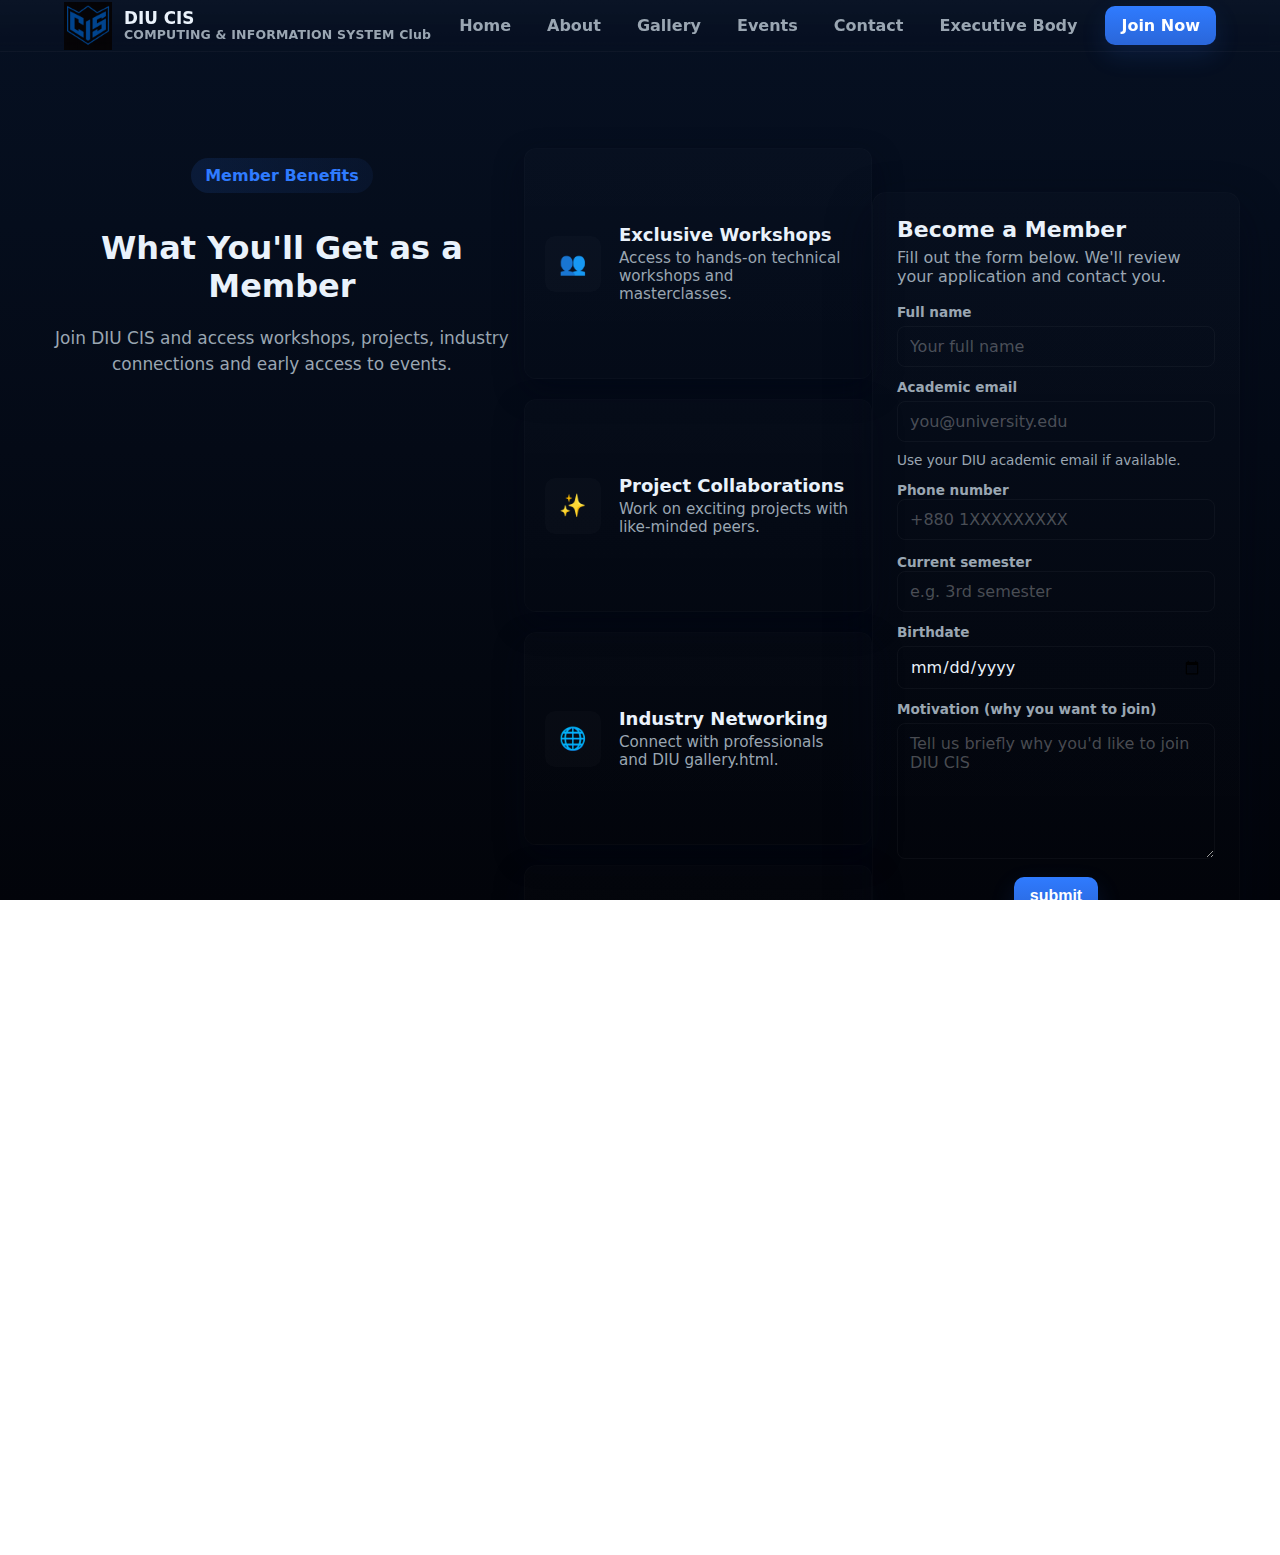
<file: register.html>
<!doctype html>
<html lang="en">
<head>
  <meta charset="utf-8" />
  <meta name="viewport" content="width=device-width,initial-scale=1" />
  <title>Join DIU CIS — Register</title>
    <link rel="icon" href="image/logos/bluelog.png">
  <link rel="stylesheet" href="style.css">
</head>
<body>

   <!-- Navbar -->
  <header class="navbar">
    <div class="wrap" style="display:flex;align-items:center;justify-content:space-between;width:100%">
      <a class="brand" href="#">
         <div class="logo" aria-hidden="true">
            <img src="image/logos/bluelog.png" alt="DIU CIS Logo" width="32" height="32">
</div>

        <div class="title">
          <span class="main">DIU CIS</span>
          <span class="sub">COMPUTING &amp; INFORMATION SYSTEM Club</span>
        </div>
      </a>

      <nav class="links" aria-label="Primary navigation">
        <a href="index.html">Home</a>
        <a href="about.html">About</a>
        <a href="gallery.html">Gallery</a>
        <a href="events.html">Events</a>
        <a href="contact.html">Contact</a>
        <a href="Executives.html">Executive Body</a>
      </nav>

      <div class="cta">
        <a class="btn-primary" href="register.html">Join Now</a>
      </div>
    </div>
  </header>

  <main class="wrap page-main">

    <!-- Benefits header -->
    <section class="benefits-hero">
      <div class="badge">Member Benefits</div>
      <h1>What You'll Get as a Member</h1>
      <p class="lead">Join DIU CIS and access workshops, projects, industry connections and early access to events.</p>
    </section>

    <!-- Four boxes (grid) -->
    <section class="benefits-grid" aria-label="Member benefits">
      <div class="benefit-box">
        <div class="icon">👥</div>
        <div class="content">
          <h3>Exclusive Workshops</h3>
          <p>Access to hands-on technical workshops and masterclasses.</p>
        </div>
      </div>

      <div class="benefit-box">
        <div class="icon">✨</div>
        <div class="content">
          <h3>Project Collaborations</h3>
          <p>Work on exciting projects with like-minded peers.</p>
        </div>
      </div>

      <div class="benefit-box">
        <div class="icon">🌐</div>
        <div class="content">
          <h3>Industry Networking</h3>
          <p>Connect with professionals and DIU gallery.html.</p>
        </div>
      </div>

      <div class="benefit-box">
        <div class="icon">⏱️</div>
        <div class="content">
          <h3>Early Access</h3>
          <p>Priority registration for competitions and events.</p>
        </div>
      </div>
    </section>

    <!-- Register form -->
    <section class="register-section" aria-labelledby="register-title">
      <div class="form-card">
        <h2 id="register-title">Become a Member</h2>
        <p class="form-sub">Fill out the form below. We'll review your application and contact you.</p>

        <!-- Replace action with your backend endpoint (Formspree, Google form, etc.) -->
        <form class="register-form" action="#" method="post" novalidate>
          <div class="form-row">
            <label for="fullName">Full name</label>
            <input id="fullName" name="fullName" type="text" placeholder="Your full name" required>
          </div>

          <div class="form-row">
            <label for="email">Academic email</label>
            <input id="email" name="email" type="email" placeholder="you@university.edu" required>
            <small class="hint">Use your DIU academic email if available.</small>
          </div>

          <div class="form-row split">
            <div>
              <label for="phone">Phone number</label>
              <input id="phone" name="phone" type="tel" placeholder="+880 1XXXXXXXXX" required>
            </div>

            <div>
              <label for="semester">Current semester</label>
              <input id="semester" name="semester" type="text" placeholder="e.g. 3rd semester" required>
            </div>
          </div>

          <div class="form-row">
            <label for="birthdate">Birthdate</label>
            <input id="birthdate" name="birthdate" type="date" required>
          </div>

          <div class="form-row">
            <label for="motivation">Motivation (why you want to join)</label>
            <textarea id="motivation" name="motivation" rows="6" placeholder="Tell us briefly why you'd like to join DIU CIS" required></textarea>
          </div>

          <div class="form-row actions">
            <button type="submit" class="btn-primary"><a href="approved.html">submit</a></button>
            <button type="reset" class="btn-outline">Reset</button>
          </div>
        </form>
      </div>
    </section>

  </main>

   <!-- Footer -->
 <footer class="site-footer">
  <div class="container footer-grid">
    <!-- LEFT: brand, description, socials -->
    <div class="footer-brand">
      <div class="footer-logo" aria-hidden="true">
        <img src="image/logos/bluelog.png" alt="DIU CIS Logo" width="32" height="32">
      </div>

      <div class="footer-titles">
        <div class="footer-main">DIU CIS</div>
        <div class="footer-sub">COMPUTING &amp; INFORMATION SYSTEM Club</div>
      </div>

      <p class="footer-about">
        About CIS Club — Dedicated to fostering tech leadership and innovation among CIS students. Join our journey.
      </p>

      <div class="footer-socials" aria-label="DIU CIS social links">
        <a href="https://www.facebook.com/diucisclub" target="_blank" rel="noopener" class="social" aria-label="Facebook">
          <!-- facebook icon -->
          <svg width="18" height="18" viewBox="0 0 24 24" fill="none" aria-hidden="true">
            <path d="M22 12a10 10 0 1 0-11.5 9.9v-7h-2.2v-2.9h2.2V9.1c0-2.2 1.3-3.4 3.3-3.4.95 0 1.95.17 1.95.17v2.14h-1.1c-1.1 0-1.45.69-1.45 1.4v1.68h2.5l-.4 2.9h-2.1v7A10 10 0 0 0 22 12z" fill="currentColor" opacity="0.9"/>
          </svg>
        </a>

        <a href="mailto:contact@diucis.edu" class="social" aria-label="Email">
          <!-- mail icon -->
          <svg width="18" height="18" viewBox="0 0 24 24" fill="none" aria-hidden="true">
            <path d="M3 7.5v9A2.5 2.5 0 0 0 5.5 19h13A2.5 2.5 0 0 0 21 16.5v-9A2.5 2.5 0 0 0 18.5 5h-13A2.5 2.5 0 0 0 3 7.5z" stroke="currentColor" stroke-width="1" stroke-linecap="round" stroke-linejoin="round"/>
            <path d="M21 7.5l-9 6-9-6" stroke="currentColor" stroke-width="1" stroke-linecap="round" stroke-linejoin="round"/>
          </svg>
        </a>
      </div>
    </div>

    <!-- MIDDLE: quick links only -->
    <div class="footer-links">
      <h4>Quick Links</h4>
      <ul>
        <li><a href="index.html">Home</a></li>
        <li><a href="about.html">About</a></li>
        <li><a href="gallery.html">Gallery</a></li>
        <li><a href="events.html">Events</a></li>
        <li><a href="join.html">Join Now</a></li>
        <li><a href="contact.html">Contact</a></li>
      </ul>
    </div>

    <!-- RIGHT: keep minimal (copyright) -->
    <div class="footer-right">
      <div class="footer-cta-quote">
        Empowering students through tech innovation.
      </div>

      <div class="footer-copyright">
        © 2025 DIU CIS Club — All Rights Reserved.
      </div>
    </div>
  </div>
</footer>


</body>
</html>
</file>
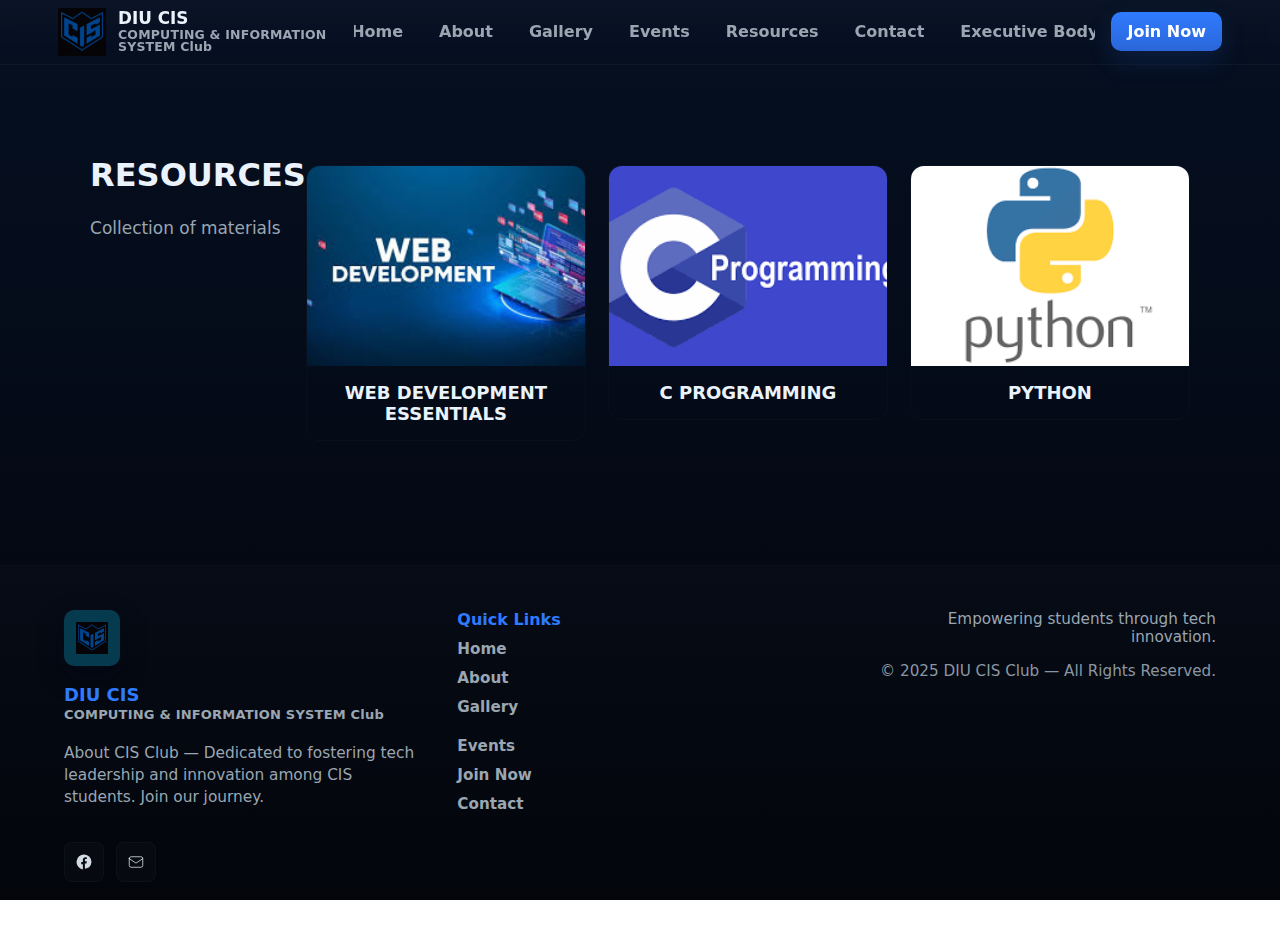
<file: resources.html>
<!doctype html>
<html lang="en">
<head>
  <meta charset="utf-8" />
  <meta name="viewport" content="width=device-width,initial-scale=1" />

  <title>Gallery — DIU CIS</title>
  <link rel="stylesheet" href="style.css">
  <link rel="icon" href="image/logos/bluelog.png" type="image/png">
  <style>
    <style>
/* Override any conflicting styles - force horizontal navbar */
.navbar {
  display: block !important;
  width: 100% !important;
}

.navbar .wrap,
.navbar .nav-wrapper,
.wrap.nav-wrapper {
  display: flex !important;
  flex-direction: row !important;
  align-items: center !important;
  justify-content: space-between !important;
  gap: 16px !important;
  width: 100% !important;
  flex-wrap: nowrap !important;
  max-width: 1200px;
  margin: 0 auto !important;
  padding: 0 18px !important;
}

.navbar .brand {
  display: flex !important;
  flex-direction: row !important;
  align-items: center !important;
  gap: 12px !important;
  flex-shrink: 0 !important;
  min-width: 0 !important;
  max-width: 280px !important;
}

.navbar .links {
  display: flex !important;
  flex-direction: row !important;
  align-items: center !important;
  gap: 12px !important;
  flex-grow: 1 !important;
  flex-shrink: 1 !important;
  justify-content: center !important;
  overflow-x: auto !important;
  min-width: 0 !important;
}

.navbar .links::-webkit-scrollbar {
  display: none;
}

.navbar .cta {
  display: flex !important;
  flex-shrink: 0 !important;
}

/* Responsive: hide nav links on small screens */
@media (max-width: 768px) {
  .navbar .links a:nth-child(n+5) {
    display: none;
  }
}

@media (max-width: 560px) {
  .navbar .links {
    display: none !important;
  }
  
  .navbar .brand .sub {
    display: none;
  }
  
  .navbar .brand {
    max-width: 60%;
  }
}
</style>
    </style>
</head>
<body>

  <!-- Navbar -->
  <header class="navbar">
    <div class="wrap nav-wrapper">
      <a class="brand" href="home.html">
         <div class="logo" aria-hidden="true">
            <img src="image/logos/bluelog.png" alt="DIU CIS Logo" width="32" height="32">
</div>

        <div class="title">
          <span class="main">DIU CIS</span>
          <span class="sub">COMPUTING &amp; INFORMATION SYSTEM Club</span>
        </div>
      </a>

      <nav class="links" aria-label="Primary navigation">
        <a href="index.html">Home</a>
        <a href="about.html">About</a>
        <a href="gallery.html">Gallery</a>
        <a href="events.html">Events</a>
        <a href="resources.html">Resources</a>
        <a href="contact.html">Contact</a>
        <a href="Executives.html">Executive Body</a>
      </nav>

      <div class="cta">
        <a class="btn-primary" href="register.html">Join Now</a>
      </div>
    </div>
  </header>

  <main class="wrap page-main">
    <section class="RESOUCES-hero">
      <h1>RESOURCES</h1>
      <p class="lead"> Collection of materials</p>
    </section>

    <section class="albums-grid" aria-label="Event">
      <!-- wde -->
      <a class="album-card" href="https://youtu.be/HGTJBPNC-Gw?si=0UXRVKHzfLGZ056m" aria-label="Open album: Web Development Essentials">
        <div class="album-media" role="img" aria-label="web cover" style="background-image:url('image/logos/wde.jfif')"></div>
        <div class="album-footer">
          <div class="album-title">WEB DEVELOPMENT ESSENTIALS</div>
        </div>
      </a>

      <!-- Alumni -->
      <a class="album-card" href="C.html" aria-label="Open album: C programming">
        <div class="album-media" role="img" aria-label="C cover" style="background-image:url('image/logos/c.png')"></div>
        <div class="album-footer">
          <div class="album-title">C PROGRAMMING</div>
        </div>
      </a>

      <!-- clubenrollment -->
      <a class="album-card" href="python.html" aria-label="Open album: python">
        <div class="album-media" role="img" aria-label="python cover" style="background-image:url('image/logos/python.png')"></div>
        <div class="album-footer">
          <div class="album-title">PYTHON</div>
        </div>
      </a>

      
    </section>
  </main>

  <footer class="site-footer">
  <div class="container footer-grid">
    <!-- LEFT: brand, description, socials -->
    <div class="footer-brand">
      <div class="footer-logo" aria-hidden="true">
        <img src="image/logos/bluelog.png" alt="DIU CIS Logo" width="32" height="32">
      </div>

      <div class="footer-titles">
        <div class="footer-main">DIU CIS</div>
        <div class="footer-sub">COMPUTING &amp; INFORMATION SYSTEM Club</div>
      </div>

      <p class="footer-about">
        About CIS Club — Dedicated to fostering tech leadership and innovation among CIS students. Join our journey.
      </p>

      <div class="footer-socials" aria-label="DIU CIS social links">
        <a href="https://facebook.com" target="_blank" rel="noopener" class="social" aria-label="Facebook">
          <!-- facebook icon -->
          <svg width="18" height="18" viewBox="0 0 24 24" fill="none" aria-hidden="true">
            <path d="M22 12a10 10 0 1 0-11.5 9.9v-7h-2.2v-2.9h2.2V9.1c0-2.2 1.3-3.4 3.3-3.4.95 0 1.95.17 1.95.17v2.14h-1.1c-1.1 0-1.45.69-1.45 1.4v1.68h2.5l-.4 2.9h-2.1v7A10 10 0 0 0 22 12z" fill="currentColor" opacity="0.9"/>
          </svg>
        </a>

        <a href="mailto:contact@diucis.edu" class="social" aria-label="Email">
          <!-- mail icon -->
          <svg width="18" height="18" viewBox="0 0 24 24" fill="none" aria-hidden="true">
            <path d="M3 7.5v9A2.5 2.5 0 0 0 5.5 19h13A2.5 2.5 0 0 0 21 16.5v-9A2.5 2.5 0 0 0 18.5 5h-13A2.5 2.5 0 0 0 3 7.5z" stroke="currentColor" stroke-width="1" stroke-linecap="round" stroke-linejoin="round"/>
            <path d="M21 7.5l-9 6-9-6" stroke="currentColor" stroke-width="1" stroke-linecap="round" stroke-linejoin="round"/>
          </svg>
        </a>
      </div>
    </div>

    <!-- MIDDLE: quick links only -->
    <div class="footer-links">
      <h4>Quick Links</h4>
      <ul>
        <li><a href="index.html">Home</a></li>
        <li><a href="about.html">About</a></li>
        <li><a href="gallery.html">Gallery</a></li>
        <li><a href="resources.html"></a></li>
        <li><a href="events.html">Events</a></li>
        <li><a href="join.html">Join Now</a></li>
        <li><a href="contact.html">Contact</a></li>
      </ul>
    </div>

    <!-- RIGHT: keep minimal (copyright) -->
    <div class="footer-right">
      <div class="footer-cta-quote">
        Empowering students through tech innovation.
      </div>

      <div class="footer-copyright">
        © 2025 DIU CIS Club — All Rights Reserved.
      </div>
    </div>
  </div>
</footer>

</body>
</html>
</file>
<file: style.css>
:root {
  --bg: #061022;
  --nav: #0e2030;
  --muted: #9aa6b2;
  --text: #eaf2fb;
  --accent: #2f7bff;
  --accent-2: #2a66d9;
  --glass: rgba(255,255,255,0.02);
  --maxw: 1200px;
  --nav-h: 72px;
  --radius: 12px;
  --shadow: 0 10px 30px rgba(2,6,23,0.6);
}

/* Base responsive setup */
* {
  box-sizing: border-box;
}

html, body {
  height: 100%;
  margin: 0;
  background: linear-gradient(180deg, var(--bg), #02040a);
  font-family: Inter, system-ui, -apple-system, "Segoe UI", Roboto, Arial, sans-serif;
  color: var(--text);
  -webkit-font-smoothing: antialiased;
  -moz-osx-font-smoothing: grayscale;
  overflow-x: hidden;
}

a {
  color: inherit;
  text-decoration: none;
}

/* Container with proper padding */
.wrap, .container {
  max-width: var(--maxw);
  margin: 0 auto;
  padding: 0 clamp(12px, 3vw, 24px);
  width: 100%;
}

/* ===== HEADER / NAVBAR ===== */
header.navbar, header.site-header, header.nav {
  background: linear-gradient(180deg, rgba(255,255,255,0.02), transparent);
  border-bottom: 1px solid rgba(255,255,255,0.02);
  position: sticky;
  top: 0;
  z-index: 40;
  backdrop-filter: blur(4px);
  width: 100%;
}

.nav-inner, .header-inner {
  height: clamp(60px, 10vw, 72px);
  display: flex;
  align-items: center;
  justify-content: space-between;
  gap: clamp(8px, 2vw, 12px);
  padding: 0 clamp(12px, 3vw, 18px);
  max-width: var(--maxw);
  margin: 0 auto;
}

.brand {
  display: flex;
  gap: clamp(8px, 2vw, 12px);
  align-items: center;
  text-decoration: none;
  color: inherit;
  min-width: 0;
  flex-shrink: 1;
}

.logo {
  width: clamp(36px, 8vw, 48px);
  height: clamp(36px, 8vw, 48px);
  border-radius: 8px;
  background: linear-gradient(135deg, #0cb0c0, #063a4f);
  display: grid;
  place-items: center;
  flex-shrink: 0;
  font-weight: 800;
}

.logo img {
  width: 100%;
  height: 100%;
  object-fit: contain;
}

.brand .title {
  display: flex;
  flex-direction: column;
  line-height: 1;
  min-width: 0;
}

.brand .main {
  font-weight: 800;
  font-size: clamp(0.9rem, 2.5vw, 1.05rem);
  white-space: nowrap;
  overflow: hidden;
  text-overflow: ellipsis;
}

.brand .sub {
  font-size: clamp(0.7rem, 2vw, 0.78rem);
  color: var(--muted);
  letter-spacing: 0.2px;
  margin-top: 2px;
}

/* Navigation links */
nav.links, nav.main-nav, nav.main {
  display: flex;
  gap: clamp(6px, 2vw, 12px);
  align-items: center;
}

nav.links a, nav.main-nav a, nav.main a {
  display: inline-flex;
  gap: 8px;
  align-items: center;
  padding: clamp(6px, 1.5vw, 10px) clamp(8px, 2vw, 12px);
  border-radius: 8px;
  color: var(--muted);
  text-decoration: none;
  font-weight: 600;
  font-size: clamp(0.85rem, 2vw, 1rem);
  white-space: nowrap;
}

nav.links a:hover, nav.main-nav a:hover, nav.main a:hover {
  background: rgba(255,255,255,0.02);
  color: var(--text);
}

.cta {
  display: inline-flex;
  align-items: center;
  gap: clamp(8px, 2vw, 12px);
}

.btn-primary {
  background: linear-gradient(180deg, var(--accent), var(--accent-2));
  color: white;
  padding: clamp(8px, 2vw, 10px) clamp(12px, 3vw, 16px);
  border-radius: 10px;
  text-decoration: none;
  font-weight: 800;
  box-shadow: 0 10px 26px rgba(47,123,255,0.14);
  border: none;
  cursor: pointer;
  font-size: clamp(0.85rem, 2vw, 1rem);
  white-space: nowrap;
}

/* ===== HERO SECTION ===== */
.hero {
  padding: clamp(24px, 6vw, 48px) 0 clamp(18px, 4vw, 36px);
  display: flex;
  flex-direction: column;
  gap: clamp(12px, 3vw, 20px);
  align-items: center;
  text-align: center;
}

.badge {
  display: inline-flex;
  gap: clamp(6px, 2vw, 10px);
  align-items: center;
  padding: clamp(8px, 2vw, 10px) clamp(12px, 3vw, 18px);
  border-radius: 999px;
  background: linear-gradient(90deg, rgba(47,123,255,0.14), rgba(42,102,217,0.08));
  color: var(--accent);
  font-weight: 700;
  font-size: clamp(0.8rem, 2vw, 1rem);
}

.hero .kicker {
  color: var(--muted);
  margin-bottom: 12px;
  font-weight: 700;
  font-size: clamp(0.85rem, 2vw, 1rem);
}

.title, .hero h1, .hero .heading {
  font-size: clamp(28px, 8vw, 64px);
  line-height: 1.1;
  margin: clamp(8px, 2vw, 10px) 0;
  font-weight: 800;
  word-wrap: break-word;
  max-width: 100%;
}

.title .blue, .title .accent, .hero h1 .accent {
  color: var(--accent);
  display: inline;
}

.lead, .hero p, .hero .sub {
  max-width: min(920px, 90vw);
  color: var(--muted);
  font-size: clamp(0.9rem, 2.5vw, 1.06rem);
  margin: 0 auto clamp(12px, 3vw, 18px);
  line-height: 1.5;
}

/* Hero CTA buttons */
.hero-cta {
  display: flex;
  gap: clamp(10px, 3vw, 16px);
  align-items: center;
  flex-wrap: wrap;
  justify-content: center;
}

.btn-outline {
  padding: clamp(10px, 2vw, 12px) clamp(14px, 3vw, 20px);
  border-radius: 12px;
  border: 2px solid rgba(255,255,255,0.06);
  background: transparent;
  color: var(--text);
  font-weight: 700;
  text-decoration: none;
  display: inline-flex;
  align-items: center;
  gap: clamp(6px, 2vw, 10px);
  font-size: clamp(0.85rem, 2vw, 1rem);
}

/* Stats row */
.stats, .stat-row {
  display: flex;
  flex-wrap: wrap;
  gap: clamp(10px, 2vw, 18px);
  margin-top: clamp(16px, 3vw, 22px);
  align-items: center;
  justify-content: center;
}

.stat, .stat-card {
  background: linear-gradient(180deg, rgba(255,255,255,0.015), rgba(255,255,255,0.01));
  padding: clamp(12px, 3vw, 28px);
  border-radius: clamp(8px, 2vw, 14px);
  min-width: clamp(120px, 25vw, 150px);
  text-align: center;
  border: 1px solid rgba(255,255,255,0.02);
  box-shadow: 0 20px 46px rgba(2,6,23,0.45);
  flex: 1 1 clamp(120px, 25vw, 200px);
  max-width: 100%;
}

.stat strong, .stat-card .num {
  display: block;
  font-size: clamp(1rem, 4vw, 1.8rem);
  font-weight: 900;
  color: var(--accent);
}

.stat span, .stat-card .label {
  display: block;
  color: var(--muted);
  font-size: clamp(0.8rem, 2vw, 0.95rem);
  margin-top: 4px;
  font-weight: 700;
}

.stat-card .ico {
  font-size: clamp(20px, 5vw, 28px);
  color: var(--accent);
  margin-bottom: 8px;
}

/* ===== CAROUSEL / SLIDER ===== */
.section {
  padding: clamp(24px, 5vw, 36px) 0;
}

.center-title {
  display: flex;
  flex-direction: column;
  align-items: center;
  gap: clamp(8px, 2vw, 10px);
  text-align: center;
  margin-bottom: clamp(12px, 3vw, 18px);
}

.center-title h4 {
  background: linear-gradient(90deg, rgba(255,255,255,0.02), transparent);
  padding: clamp(8px, 2vw, 10px) clamp(12px, 3vw, 18px);
  border-radius: 999px;
  font-weight: 800;
  color: var(--accent);
  font-size: clamp(0.9rem, 2.5vw, 1.1rem);
}

.center-title p {
  max-width: min(900px, 90vw);
  color: var(--muted);
  margin: 0;
  font-size: clamp(0.9rem, 2vw, 1rem);
}

.carousel-wrap {
  position: relative;
  max-width: min(980px, 95vw);
  margin: clamp(16px, 3vw, 20px) auto;
  padding: clamp(12px, 3vw, 16px);
  border-radius: clamp(10px, 2vw, 14px);
  background: linear-gradient(180deg, rgba(255,255,255,0.015), rgba(255,255,255,0.01));
  box-shadow: var(--shadow);
  overflow: hidden;
}

.targets {
  position: relative;
}

.targets > div {
  position: absolute;
  left: -9999px;
  top: auto;
  width: 1px;
  height: 1px;
  overflow: hidden;
}

.track {
  display: flex;
  width: 300%;
  transition: transform 0.5s ease;
}

.slide {
  flex: 0 0 33.3333%;
  padding: clamp(8px, 2vw, 12px);
  display: flex;
  align-items: center;
  justify-content: center;
}

.slide .photo {
  width: 100%;
  height: clamp(180px, 40vw, 320px);
  border-radius: 10px;
  background-size: cover;
  background-position: center;
  box-shadow: 0 18px 40px rgba(2,6,23,0.45);
  border: 1px solid rgba(255,255,255,0.02);
}

@keyframes autoplay {
  0%   { transform: translateX(0%) }
  25%  { transform: translateX(0%) }
  33%  { transform: translateX(-33.3333%) }
  58%  { transform: translateX(-33.3333%) }
  66%  { transform: translateX(-66.6666%) }
  91%  { transform: translateX(-66.6666%) }
  100% { transform: translateX(0%) }
}

.track {
  animation: autoplay 12s linear infinite;
}

.nav-btn {
  position: absolute;
  top: 50%;
  transform: translateY(-50%);
  width: clamp(36px, 8vw, 48px);
  height: clamp(36px, 8vw, 48px);
  border-radius: 10px;
  display: grid;
  place-items: center;
  background: rgba(0,0,0,0.35);
  color: var(--text);
  text-decoration: none;
  border: 1px solid rgba(255,255,255,0.04);
  z-index: 10;
}

.nav-btn:hover {
  background: rgba(255,255,255,0.03);
}

.nav-btn.left {
  left: clamp(8px, 2vw, 12px);
}

.nav-btn.right {
  right: clamp(8px, 2vw, 12px);
}

#s1:target ~ .carousel-wrap .track {
  animation: none;
  transform: translateX(0%) !important;
}

#s2:target ~ .carousel-wrap .track {
  animation: none;
  transform: translateX(-33.3333%) !important;
}

#s3:target ~ .carousel-wrap .track {
  animation: none;
  transform: translateX(-66.6666%) !important;
}

#s1:target ~ .carousel-wrap,
#s2:target ~ .carousel-wrap,
#s3:target ~ .carousel-wrap {
  box-shadow: 0 20px 46px rgba(0,0,0,0.6), 0 0 0 3px rgba(47,123,255,0.06);
}

/* ===== MAIN GRID LAYOUTS ===== */
.grid {
  display: grid;
  grid-template-columns: repeat(auto-fit, minmax(min(100%, 300px), 1fr));
  gap: clamp(16px, 3vw, 28px);
  align-items: start;
  margin-top: clamp(20px, 4vw, 30px);
}

/* Mission / content cards */
.mission {
  background: linear-gradient(180deg, var(--glass), transparent);
  padding: clamp(18px, 4vw, 28px);
  border-radius: var(--radius);
  box-shadow: var(--shadow);
}

.mission h2 {
  margin: 0 0 clamp(12px, 3vw, 18px);
  font-size: clamp(18px, 4vw, 22px);
}

.mission p {
  color: var(--muted);
  line-height: 1.6;
  margin: 0 0 clamp(12px, 3vw, 18px);
  font-size: clamp(0.9rem, 2vw, 1rem);
}

.badges {
  display: flex;
  gap: clamp(8px, 2vw, 12px);
  margin-top: 8px;
  flex-wrap: wrap;
}

/* Card grid */
.cards {
  display: grid;
  grid-template-columns: repeat(auto-fit, minmax(min(100%, 240px), 1fr));
  gap: clamp(12px, 3vw, 16px);
}

.card {
  background: linear-gradient(180deg, rgba(255,255,255,0.01), rgba(255,255,255,0.005));
  padding: clamp(16px, 3vw, 20px);
  border-radius: 12px;
  min-height: 150px;
  box-shadow: 0 10px 30px rgba(2,6,23,0.45);
  display: flex;
  flex-direction: column;
  gap: clamp(8px, 2vw, 12px);
  border: 1px solid rgba(255,255,255,0.02);
}

.card .icon {
  width: clamp(40px, 8vw, 48px);
  height: clamp(40px, 8vw, 48px);
  border-radius: 10px;
  background: linear-gradient(180deg, rgba(255,255,255,0.03), rgba(255,255,255,0.01));
  display: grid;
  place-items: center;
  color: var(--accent);
  flex: 0 0 auto;
  font-size: clamp(18px, 4vw, 22px);
}

.card h3 {
  margin: 0;
  font-size: clamp(16px, 3vw, 18px);
}

.card p {
  margin: 0;
  color: var(--muted);
  line-height: 1.5;
  font-size: clamp(0.85rem, 2vw, 0.98rem);
}

/* ===== EXECUTIVE / TEAM GRID ===== */
 .exec-section{padding:12px 0 80px}
  .exec-grid{
    display:grid;
    grid-template-columns:repeat(auto-fill,minmax(280px,1fr));
    gap:22px;
    align-items:start;
  }

  .member-card{
    display:flex;
    gap:20px;
    align-items:flex-start;
    padding:20px;
    border-radius:20px;
    background:linear-gradient(180deg, rgba(255,255,255,0.01), rgba(255,255,255,0.005));
    border:1px solid rgba(255,255,255,0.02);
    box-shadow: 0 14px 40px rgba(2,6,23,0.45);
    min-height:150px;
    transition: transform .18s ease, box-shadow .18s ease;
  }
  .member-card:hover{ transform: translateY(-6px); box-shadow: 0 28px 70px rgba(0,0,0,0.6); }

  /* ===== CHANGED: rounded-corner square photo (not circular) ===== */
  .member-photo{
    width:110px;
    height:110px;
    border-radius:14px;              /* <-- square with rounded corners */
    flex:0 0 110px;
    overflow:hidden;
    border:6px solid rgba(47,123,255,0.12);
    display:grid;
    place-items:center;
    background:linear-gradient(180deg, rgba(47,123,255,0.08), transparent);
  }
  .member-photo img{
    width:100%;
    height:100%;
    object-fit:cover;
    display:block;
    border-radius:12px;              /* <-- inner image rounded corners */
  }

  .member-body{flex:1;display:flex;flex-direction:column;gap:6px}
  .member-name{font-size:20px;font-weight:800}
  .member-role{color:var(--accent);font-weight:700;font-size:14px;margin-top:2px}
  .member-quote{color:var(--muted);font-style:italic;margin-top:8px}
  .member-actions{display:flex;gap:10px;margin-top:12px}
  .member-actions a{
    display:inline-grid;place-items:center;width:44px;height:44px;border-radius:10px;background:rgba(255,255,255,0.02);text-decoration:none;color:var(--text);border:1px solid rgba(255,255,255,0.03)
  }
  .member-actions a:hover{background:rgba(255,255,255,0.03);transform:translateY(-3px)}

  /* ================ Spotlight wide card (optional) ================ */
  .spotlight{
    grid-column: 1 / -1;
    display:flex;gap:28px;align-items:center;padding:28px;border-radius:22px;
    background:linear-gradient(90deg, rgba(47,123,255,0.03), rgba(42,102,217,0.02));
    border:1px solid rgba(47,123,255,0.06);
    box-shadow: 0 30px 80px rgba(47,123,255,0.06);
  }
  /* ===== CHANGED: spotlight photo now rounded-corner square ===== */
  .spot-photo{
    width:180px;
    height:180px;
    border-radius:18px;             /* <-- square with rounded corners */
    overflow:hidden;
    border:8px solid rgba(47,123,255,0.12)
  }
  .spot-photo img{width:100%;height:100%;object-fit:cover;border-radius:14px}

  .spot-info{flex:1}
  .spot-info h2{font-size:28px;margin:0 0 6px}
  .spot-info .role{color:var(--accent);font-weight:700;margin-bottom:8px}
  .spot-info .blurb{color:var(--muted);font-style:italic}

  /* ================ Footer ================ */
  footer{padding:36px 0;border-top:1px solid rgba(255,255,255,0.02);color:var(--muted)}
  .footer-inner{display:flex;justify-content:space-between;align-items:center;gap:12px;flex-wrap:wrap}

  /* ================ Responsive tweaks ================ */
  @media (max-width:1100px){
    .hero h1{font-size:48px}
    .stat-row{grid-template-columns:repeat(1,1fr)}
  }
  @media (max-width:720px){
    .hero h1{font-size:34px}
    .member-card{flex-direction:row;gap:14px}
    .member-photo{width:92px;height:92px;flex:0 0 92px}
    .spotlight{flex-direction:column;align-items:center;text-align:center}
    .spot-photo{width:140px;height:140px}
  }
  @media (max-width:420px){
    .container{padding:0 12px}
    .hero h1{font-size:28px}
    .member-body .member-name{font-size:18px}
    .member-photo{width:76px;height:76px;flex:0 0 76px}
  }


/* ===== REGISTER / FORM SECTION ===== */
.benefits-hero {
  text-align: center;
  padding: clamp(24px, 5vw, 36px) 0 clamp(12px, 3vw, 16px);
}

.benefits-hero .badge {
  display: inline-block;
  padding: clamp(6px, 2vw, 8px) clamp(10px, 3vw, 14px);
  border-radius: 999px;
  background: linear-gradient(90deg, rgba(47,123,255,0.12), rgba(42,102,217,0.08));
  color: var(--accent);
  font-weight: 800;
  margin-bottom: clamp(10px, 3vw, 14px);
  font-size: clamp(0.8rem, 2vw, 1rem);
}

.benefits-grid {
  display: grid;
  grid-template-columns: repeat(auto-fit, minmax(min(100%, 280px), 1fr));
  gap: clamp(14px, 3vw, 20px);
  margin-top: clamp(18px, 4vw, 26px);
}

.benefit-box {
  display: flex;
  gap: clamp(12px, 3vw, 18px);
  align-items: center;
  padding: clamp(16px, 3vw, 20px);
  border-radius: 12px;
  background: linear-gradient(180deg, rgba(255,255,255,0.01), rgba(255,255,255,0.005));
  border: 1px solid rgba(255,255,255,0.02);
  box-shadow: 0 12px 30px rgba(2,6,23,0.45);
  flex-direction: row;
}

.benefit-box .icon {
  width: clamp(44px, 10vw, 56px);
  height: clamp(44px, 10vw, 56px);
  border-radius: 10px;
  display: grid;
  place-items: center;
  background: rgba(255,255,255,0.02);
  font-size: clamp(18px, 4vw, 22px);
  color: var(--accent);
  flex-shrink: 0;
}

.benefit-box h3 {
  margin: 0;
  font-size: clamp(16px, 3vw, 18px);
  font-weight: 800;
}

.benefit-box p {
  margin: 4px 0 0;
  color: var(--muted);
  font-size: clamp(0.85rem, 2vw, 0.95rem);
}

/* Form */
.register-section, .page-main {
  display: flex;
  justify-content: center;
  margin-top: clamp(20px, 5vw, 34px);
  padding: clamp(18px, 4vw, 36px) 0 clamp(40px, 8vw, 80px);
}

.form-card {
  width: 100%;
  max-width: 720px;
  background: linear-gradient(180deg, rgba(255,255,255,0.01), rgba(255,255,255,0.005));
  padding: clamp(18px, 4vw, 24px);
  border-radius: clamp(12px, 2vw, 14px);
  border: 1px solid rgba(255,255,255,0.02);
  box-shadow: 0 18px 46px rgba(2,6,23,0.45);
}

.form-card h2 {
  margin: 0 0 6px;
  font-size: clamp(18px, 4vw, 22px);
}

.form-sub {
  color: var(--muted);
  margin: 0 0 clamp(14px, 3vw, 18px);
  font-size: clamp(0.85rem, 2vw, 1rem);
}

.register-form {
  display: grid;
  gap: clamp(10px, 2vw, 12px);
}

.register-form .form-row {
  display: flex;
  flex-direction: column;
  gap: 6px;
}

.register-form .split {
  display: grid;
  grid-template-columns: repeat(auto-fit, minmax(min(100%, 200px), 1fr));
  gap: clamp(10px, 2vw, 12px);
}

.register-form label {
  font-weight: 700;
  color: var(--muted);
  font-size: clamp(0.75rem, 2vw, 0.85rem);
}

.register-form input[type="text"],
.register-form input[type="email"],
.register-form input[type="tel"],
.register-form input[type="date"],
.register-form textarea {
  background: transparent;
  border: 1px solid rgba(255,255,255,0.04);
  padding: clamp(8px, 2vw, 10px) clamp(10px, 2vw, 12px);
  border-radius: 8px;
  color: var(--text);
  outline: none;
  font: inherit;
  width: 100%;
  font-size: clamp(0.85rem, 2vw, 1rem);
}

.register-form input::placeholder,
.register-form textarea::placeholder {
  color: rgba(255,255,255,0.28);
}

.register-form textarea {
  min-height: clamp(100px, 20vw, 120px);
  resize: vertical;
}

.hint {
  font-size: clamp(0.75rem, 1.8vw, 0.85rem);
  color: var(--muted);
  margin-top: 4px;
}

.register-form .actions {
  display: flex;
  gap: clamp(10px, 2vw, 12px);
  align-items: center;
  margin-top: 6px;
  flex-wrap: wrap;
}

/* ===== APPROVAL PAGE ===== */
.topbar {
  display: flex;
  align-items: center;
  justify-content: space-between;
  padding: clamp(6px, 2vw, 8px) 0;
}

.action-area {
  display: flex;
  gap: clamp(10px, 3vw, 14px);
  align-items: center;
  justify-content: center;
  margin: clamp(40px, 10vw, 80px) 0 clamp(20px, 5vw, 40px);
  flex-wrap: wrap;
}

.action-link {
  display: inline-flex;
  gap: clamp(8px, 2vw, 10px);
  align-items: center;
  padding: clamp(12px, 3vw, 14px) clamp(14px, 3vw, 18px);
  border-radius: 12px;
  background: linear-gradient(180deg, var(--accent), #1f5fd6);
  color: white;
  font-weight: 800;
  text-decoration: none;
  box-shadow: 0 12px 30px rgba(47,123,255,0.14);
  font-size: clamp(0.85rem, 2vw, 1rem);
}

.action-link:hover {
  transform: translateY(-3px);
  transition: all 0.18s ease;
}

#approved {
  position: relative;
  display: block;
}

.approval-card {
  max-width: min(720px, 95vw);
  margin: clamp(18px, 4vw, 28px) auto;
  padding: clamp(18px, 4vw, 28px);
  border-radius: clamp(14px, 3vw, 18px);
  background: linear-gradient(180deg, rgba(255,255,255,0.01), rgba(255,255,255,0.005));
  border: 1px solid rgba(255,255,255,0.02);
  box-shadow: 0 30px 80px rgba(10,30,70,0.5);
  text-align: center;
  opacity: 0;
  transform: translateY(12px) scale(0.98);
  transition: all 0.28s cubic-bezier(0.2, 0.9, 0.2, 1);
  pointer-events: none;
}

:target .approval-card,
.approval-card:target,
#approved:target + .approval-card {
  opacity: 1;
  transform: translateY(0) scale(1);
  pointer-events: auto;
}

.tick {
  width: clamp(80px, 20vw, 110px);
  height: clamp(80px, 20vw, 110px);
  border-radius: clamp(14px, 3vw, 18px);
  margin: 0 auto clamp(10px, 2vw, 12px);
  display: grid;
  place-items: center;
  background: linear-gradient(180deg, rgba(47,123,255,0.12), rgba(47,123,255,0.06));
  border: 2px solid rgba(47,123,255,0.18);
  box-shadow: 0 10px 40px rgba(47,123,255,0.12), inset 0 -6px 18px rgba(0,0,0,0.2);
  font-size: clamp(32px, 8vw, 46px);
  color: var(--accent);
  font-weight: 900;
}

.approval-card h2 {
  font-size: clamp(20px, 5vw, 28px);
  margin: 6px 0 8px;
}

.approval-card p {
  color: var(--muted);
  margin: 0 0 clamp(14px, 3vw, 18px);
  font-size: clamp(0.85rem, 2vw, 1rem);
}

.approval-actions {
  display: flex;
  gap: clamp(10px, 2vw, 12px);
  justify-content: center;
  flex-wrap: wrap;
}

.btn {
  padding: clamp(8px, 2vw, 10px) clamp(12px, 3vw, 16px);
  border-radius: 10px;
  font-weight: 800;
  text-decoration: none;
  border: 1px solid rgba(255,255,255,0.04);
  background: transparent;
  color: var(--text);
  font-size: clamp(0.85rem, 2vw, 1rem);
}

.btn-close {
  background: transparent;
  border: 1px solid rgba(255,255,255,0.06);
}

/* ===== GALLERY ===== */
/* --- Horizontal, wrapping album cards --- */
.albums-grid {
  display: flex;
  flex-wrap: wrap;               /* allow wrapping to next row */
  gap: clamp(16px, 3vw, 22px);
  justify-content: center;       /* center the row(s) */
  align-items: flex-start;
  margin-top: clamp(18px, 4vw, 22px);
  padding: 8px 0;
}

/* fixed card size so they sit horizontally */
.album-card {
  display: flex;
  flex-direction: column;
  width: 280px;                  /* card width */
  min-width: 220px;
  border-radius: clamp(12px, 2vw, 14px);
  overflow: hidden;
  text-decoration: none;
  background: linear-gradient(180deg, rgba(255,255,255,0.01), rgba(255,255,255,0.005));
  border: 1px solid rgba(255,255,255,0.02);
  transition: transform 0.18s ease, box-shadow 0.18s ease;
}

/* hover */
.album-card:hover {
  transform: translateY(-6px);
  box-shadow: 0 30px 80px rgba(2,6,23,0.5);
}

/* media area (image) */
.album-media {
  height: clamp(160px, 30vw, 200px);
  background-size: cover;
  background-position: center;
  flex: 0 0 auto;
  width: 100%;
}

/* footer / title area */
.album-footer {
  padding: clamp(12px, 3vw, 16px);
  display: flex;
  align-items: center;
  justify-content: center;
  background: transparent;
}

.album-title {
  font-weight: 800;
  color: var(--text);
  font-size: clamp(16px, 3vw, 18px);
  text-align: center;
}

/* --- Responsive: on small screens make cards full width --- */
@media (max-width: 720px) {
  .albums-grid {
    justify-content: center;
    gap: 14px;
  }

  .album-card {
    width: 100%;
    max-width: 720px;    /* keeps card reasonable on narrow tablets */
  }

  .album-media { height: 260px; }
}


/* Event album page */
.album-hero {
  text-align: center;
  margin: clamp(14px, 3vw, 18px) 0 clamp(6px, 2vw, 8px);
}

.album-cover {
  width: 100%;
  max-width: min(980px, 95vw);
  height: clamp(180px, 40vw, 320px);
  margin: 0 auto clamp(10px, 2vw, 12px);
  background-size: cover;
  background-position: center;
  border-radius: clamp(12px, 2vw, 14px);
  border: 1px solid rgba(255,255,255,0.02);
  box-shadow: 0 20px 60px rgba(2,6,23,0.45);
}

.photos-grid {
  display: grid;
  grid-template-columns: repeat(auto-fill, minmax(min(100%, 200px), 1fr));
  gap: clamp(10px, 2vw, 14px);
  margin-top: clamp(16px, 3vw, 20px);
  align-items: stretch;
}

.photo-item {
  display: block;
  border-radius: clamp(10px, 2vw, 12px);
  overflow: hidden;
  border: 1px solid rgba(255,255,255,0.02);
  background: linear-gradient(180deg, rgba(255,255,255,0.01), rgba(255,255,255,0.005));
  transition: transform 0.15s ease;
}

.photo-item:hover {
  transform: translateY(-6px);
  box-shadow: 0 20px 60px rgba(2,6,23,0.5);
}

.photo-thumb {
  width: 100%;
  padding-bottom: 66.666%;
  background-size: cover;
  background-position: center;
}

/* ===== EVENTS PAGE ===== */
.simple-events {
  padding: clamp(18px, 4vw, 28px) 0 clamp(40px, 8vw, 80px);
}

.page-title {
  font-size: clamp(22px, 5vw, 30px);
  margin-bottom: clamp(14px, 3vw, 18px);
  font-weight: 800;
}

.event-row {
  display: flex;
  gap: clamp(12px, 3vw, 18px);
  align-items: flex-start;
  padding: clamp(10px, 2vw, 14px);
  margin-bottom: clamp(14px, 3vw, 18px);
  text-decoration: none;
  color: var(--text);
  border-radius: 6px;
  transition: transform 0.12s ease, box-shadow 0.12s ease;
  flex-direction: row;
}

.event-content {
  padding: clamp(4px, 1vw, 6px) clamp(8px, 2vw, 12px);
  border: 2px solid rgba(150, 102, 255, 0.12);
  border-left: clamp(4px, 1vw, 6px) solid rgba(150, 102, 255, 0.25);
  border-radius: 4px;
  background: linear-gradient(180deg, rgba(255,255,255,0.005), rgba(255,255,255,0.002));
  min-width: 0;
  flex: 1;
}

.event-thumb {
  flex: 0 0 clamp(120px, 25vw, 160px);
  max-width: clamp(120px, 25vw, 160px);
  height: clamp(100px, 20vw, 120px);
  border-radius: 6px;
  overflow: hidden;
  box-shadow: 0 8px 24px rgba(2,6,23,0.35);
  border: 1px solid rgba(255,255,255,0.03);
}

.event-thumb img {
  width: 100%;
  height: 100%;
  object-fit: cover;
  display: block;
}

.event-title {
  margin: 0 0 6px;
  font-size: clamp(16px, 3vw, 20px);
  font-weight: 900;
  color: var(--text);
}

.event-desc {
  margin: 0;
  color: var(--muted);
  line-height: 1.5;
  font-size: clamp(0.85rem, 2vw, 0.95rem);
}

.event-row:hover {
  transform: translateY(-4px);
  box-shadow: 0 22px 60px rgba(2,6,23,0.5);
}

/* ===== FOOTER ===== */
.site-footer, footer {
  background: linear-gradient(180deg, rgba(255,255,255,0.01), rgba(255,255,255,0.005));
  border-top: 1px solid rgba(255,255,255,0.02);
  color: var(--text);
  padding: clamp(28px, 6vw, 44px) 0;
  margin-top: clamp(24px, 5vw, 36px);
}

.footer-grid {
  display: grid;
  grid-template-columns: repeat(auto-fit, minmax(min(100%, 240px), 1fr));
  gap: clamp(18px, 4vw, 28px);
  align-items: start;
}

.footer-brand {
  display: flex;
  flex-direction: column;
  gap: clamp(8px, 2vw, 12px);
  min-width: 0;
}

.footer-logo {
  width: clamp(48px, 10vw, 56px);
  height: clamp(48px, 10vw, 56px);
  border-radius: 10px;
  display: grid;
  place-items: center;
  background: linear-gradient(135deg, #063a4f);
  box-shadow: 0 10px 26px rgba(2,6,23,0.45);
}

.footer-titles {
  display: flex;
  flex-direction: column;
  gap: 2px;
  margin-top: 6px;
}

.footer-main {
  font-size: clamp(16px, 3vw, 18px);
  font-weight: 800;
  color: var(--accent);
}

.footer-sub {
  font-size: clamp(11px, 2vw, 13px);
  color: var(--muted);
  font-weight: 700;
  letter-spacing: 0.2px;
}

.footer-about {
  max-width: 360px;
  color: var(--muted);
  line-height: 1.45;
  margin-top: 8px;
  font-size: clamp(0.85rem, 2vw, 0.96rem);
}

.footer-socials {
  display: flex;
  gap: clamp(8px, 2vw, 12px);
  margin-top: 6px;
  flex-wrap: wrap;
}

.footer-socials .social {
  display: inline-grid;
  place-items: center;
  width: clamp(36px, 8vw, 40px);
  height: clamp(36px, 8vw, 40px);
  border-radius: 8px;
  background: rgba(255,255,255,0.02);
  color: var(--text);
  text-decoration: none;
  border: 1px solid rgba(255,255,255,0.03);
}

.footer-socials .social:hover {
  background: rgba(255,255,255,0.03);
  transform: translateY(-2px);
  transition: 0.18s ease;
}

.footer-links h4 {
  color: var(--accent);
  margin: 0 0 10px;
  font-weight: 800;
  font-size: clamp(0.9rem, 2vw, 1rem);
}

.footer-links ul {
  list-style: none;
  padding: 0;
  margin: 0;
  display: flex;
  flex-direction: column;
  gap: clamp(8px, 2vw, 10px);
}

.footer-links a {
  color: var(--muted);
  text-decoration: none;
  font-weight: 700;
  font-size: clamp(0.85rem, 2vw, 0.95rem);
}

.footer-links a:hover {
  color: var(--text);
  text-decoration: underline;
}

.footer-right {
  display: flex;
  flex-direction: column;
  gap: clamp(8px, 2vw, 10px);
  align-items: flex-end;
  text-align: right;
  min-width: 0;
}

.footer-cta-quote {
  color: var(--muted);
  max-width: 340px;
  font-size: clamp(0.85rem, 2vw, 0.95rem);
}

.footer-copyright, .footer-bottom {
  color: var(--muted);
  font-size: clamp(0.8rem, 2vw, 0.95rem);
  opacity: 0.9;
  margin-top: 6px;
}

.footer-inner {
  display: flex;
  justify-content: space-between;
  align-items: center;
  gap: clamp(10px, 2vw, 12px);
  flex-wrap: wrap;
}

.footer-left {
  min-width: clamp(180px, 40vw, 220px);
}

.footer-left h4 {
  margin: 0;
  color: var(--accent);
  font-weight: 800;
  font-size: clamp(0.9rem, 2vw, 1rem);
}

/* ===== RESPONSIVE OVERRIDES ===== */

/* Tablet devices */
@media (max-width: 900px) {
  .grid {
    grid-template-columns: 1fr;
  }
  
  .spotlight {
    flex-direction: column;
    text-align: center;
  }
  
  .spot-photo {
    width: clamp(100px, 25vw, 140px);
    height: clamp(100px, 25vw, 140px);
  }
  
  .footer-grid {
    grid-template-columns: 1fr;
    text-align: left;
  }
  
  .footer-right {
    align-items: flex-start;
    text-align: left;
  }
  
  .stat-row {
    grid-template-columns: 1fr;
  }
}

/* Mobile landscape and smaller tablets */
@media (max-width: 720px) {
  .member-card {
    flex-direction: row;
    gap: clamp(10px, 3vw, 14px);
  }
  
  .member-photo {
    width: clamp(70px, 15vw, 92px);
    height: clamp(70px, 15vw, 92px);
    flex: 0 0 clamp(70px, 15vw, 92px);
  }
  
  .event-row {
    flex-direction: column;
  }
  
  .event-thumb {
    width: 100%;
    max-width: none;
    flex: 0 0 auto;
    height: clamp(140px, 30vw, 180px);
  }
  
  .photos-grid {
    grid-template-columns: repeat(auto-fill, minmax(min(100%, 150px), 1fr));
  }
}

/* Small mobile devices */
@media (max-width: 560px) {
  .nav-links, nav.main-nav {
    display: none;
  }
  
  .brand .sub {
    display: none;
  }
  
  .hero-cta {
    flex-direction: column;
    width: 100%;
  }
  
  .hero-cta .btn-primary,
  .hero-cta .btn-outline {
    width: 100%;
    justify-content: center;
  }
  
  .register-form .split {
    grid-template-columns: 1fr;
  }
  
  .benefit-box {
    flex-direction: column;
    text-align: center;
  }
  
  .photos-grid {
    grid-template-columns: 1fr;
  }
  
  .albums-grid {
    grid-template-columns: 1fr;
  }
}

/* Extra small devices */
@media (max-width: 420px) {
  .container, .wrap {
    padding: 0 clamp(8px, 2vw, 12px);
  }
  
  .member-body .member-name {
    font-size: clamp(14px, 4vw, 18px);
  }
  
  .member-photo {
    width: clamp(60px, 12vw, 76px);
    height: clamp(60px, 12vw, 76px);
    flex: 0 0 clamp(60px, 12vw, 76px);
  }
  
  .form-card {
    padding: clamp(14px, 3vw, 18px);
  }
  
  .badge {
    padding: clamp(6px, 1.5vw, 8px) clamp(10px, 2vw, 12px);
    font-size: clamp(0.75rem, 2vw, 0.92rem);
  }
}
</file>
